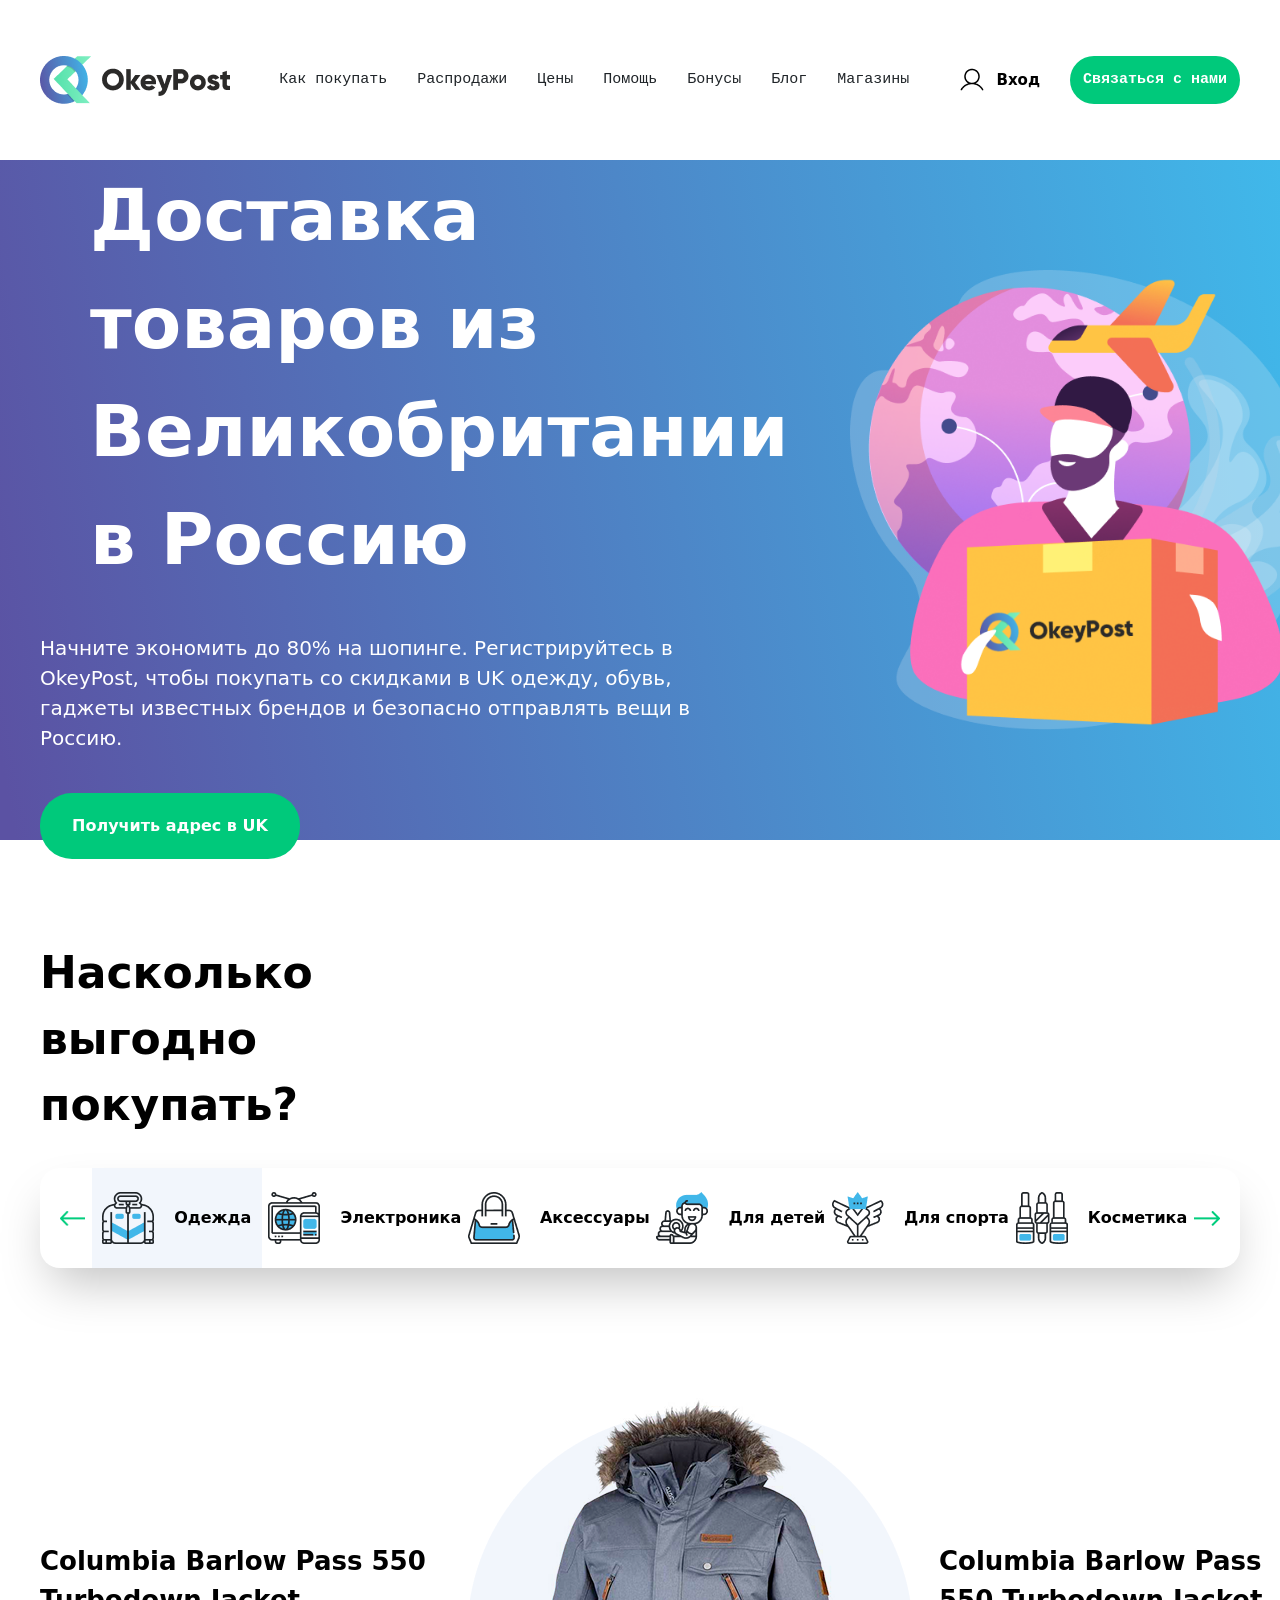
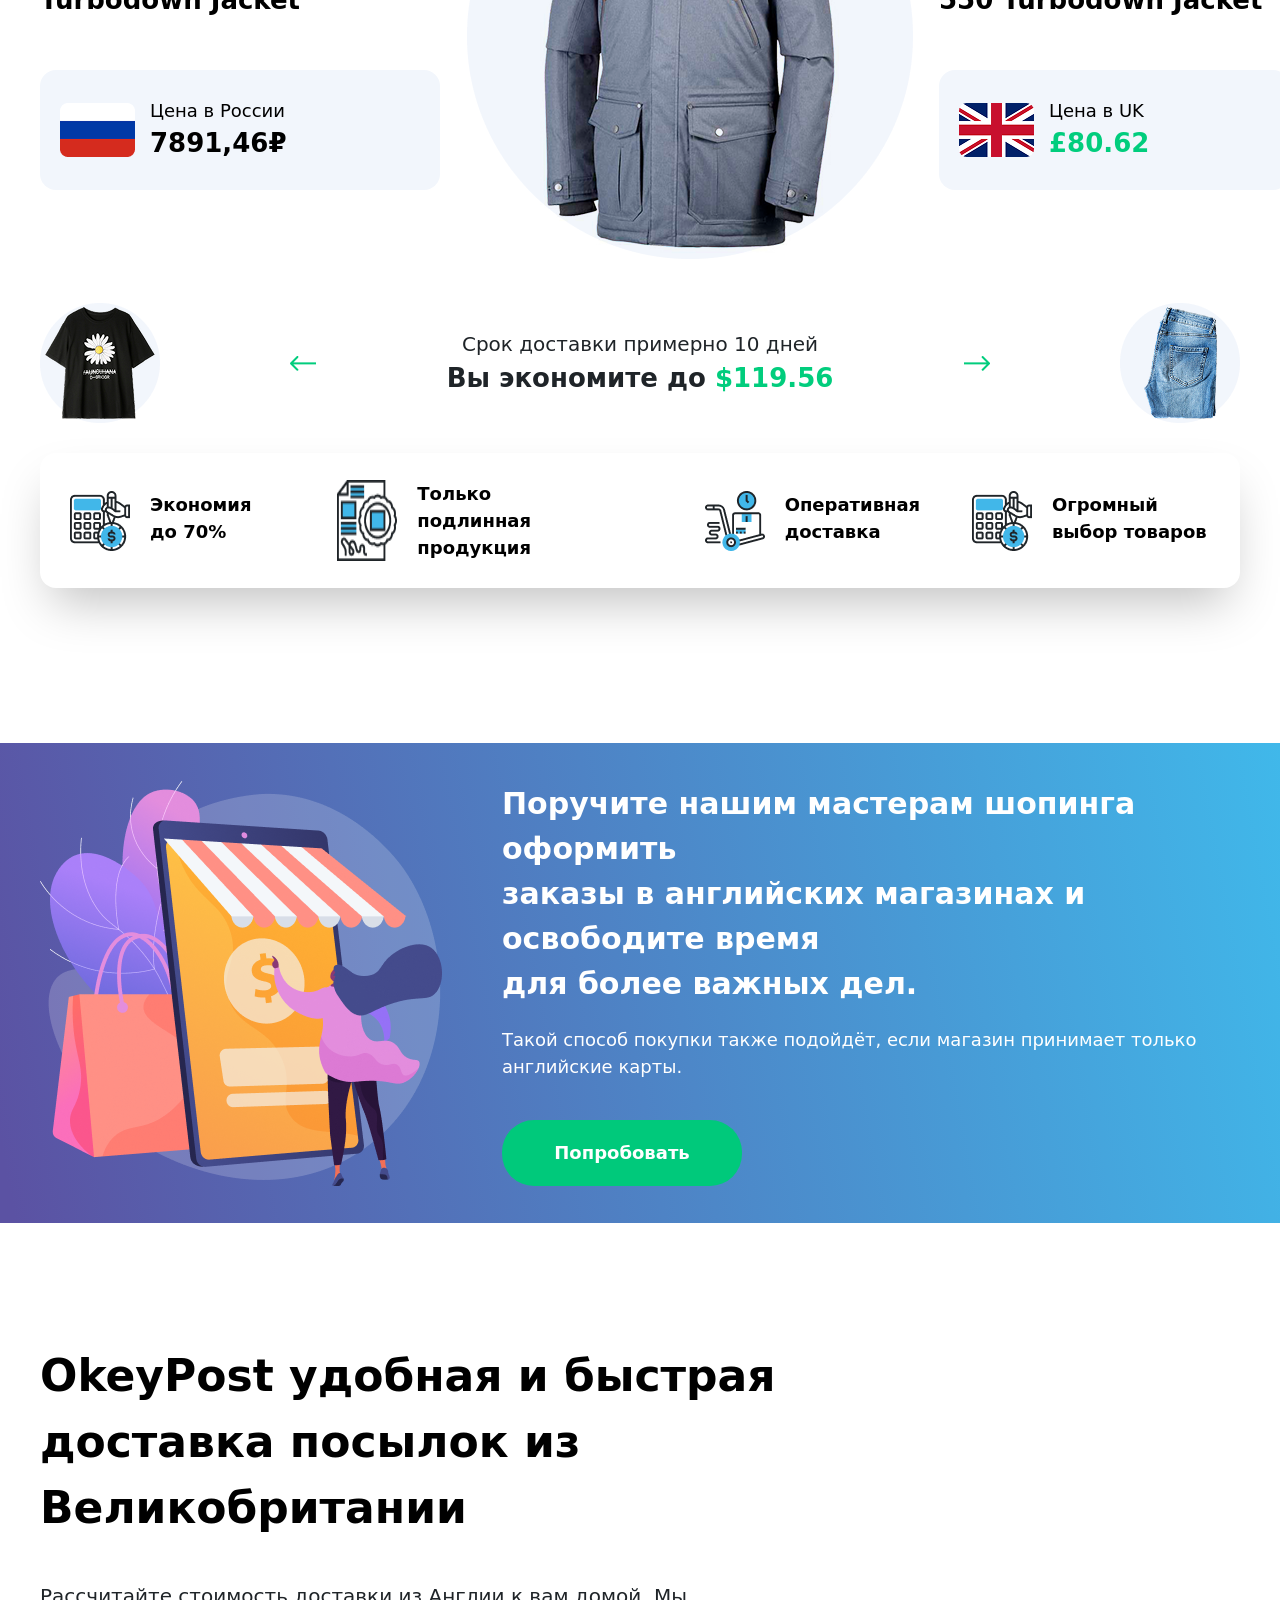
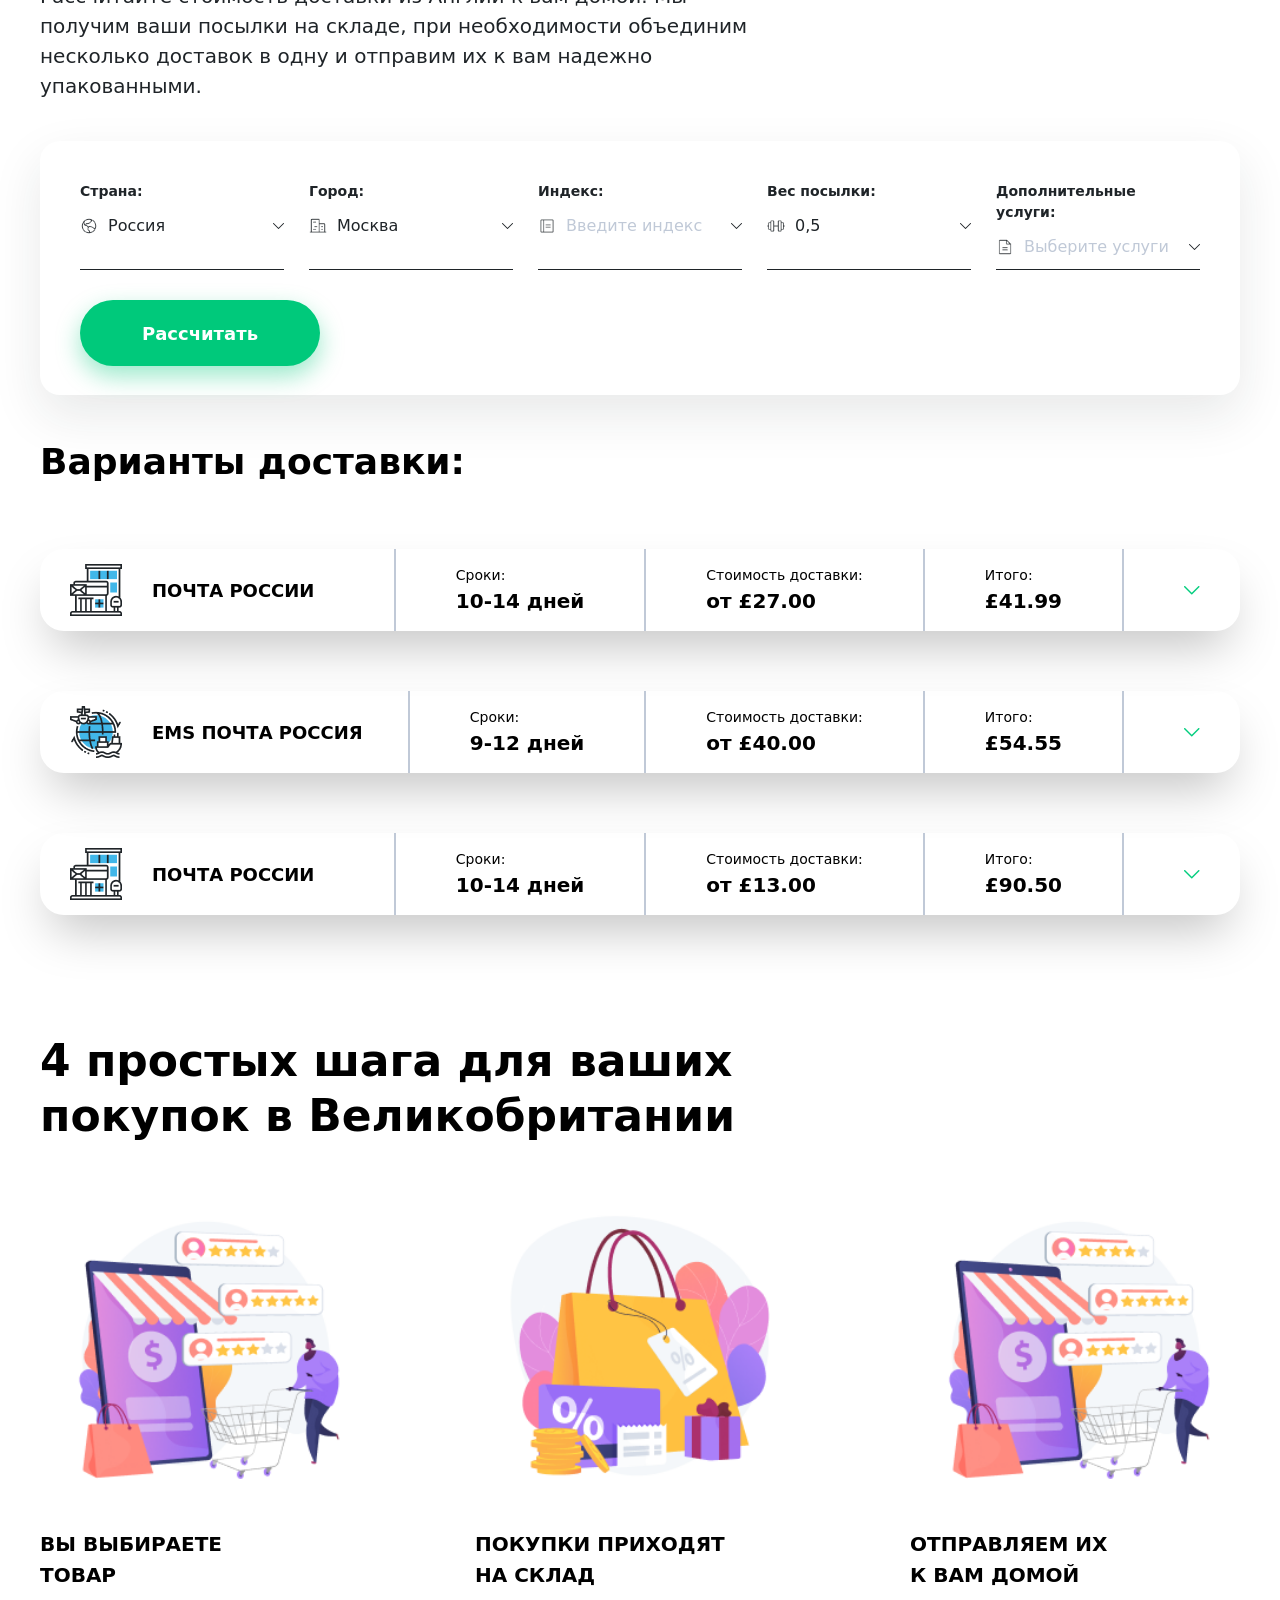
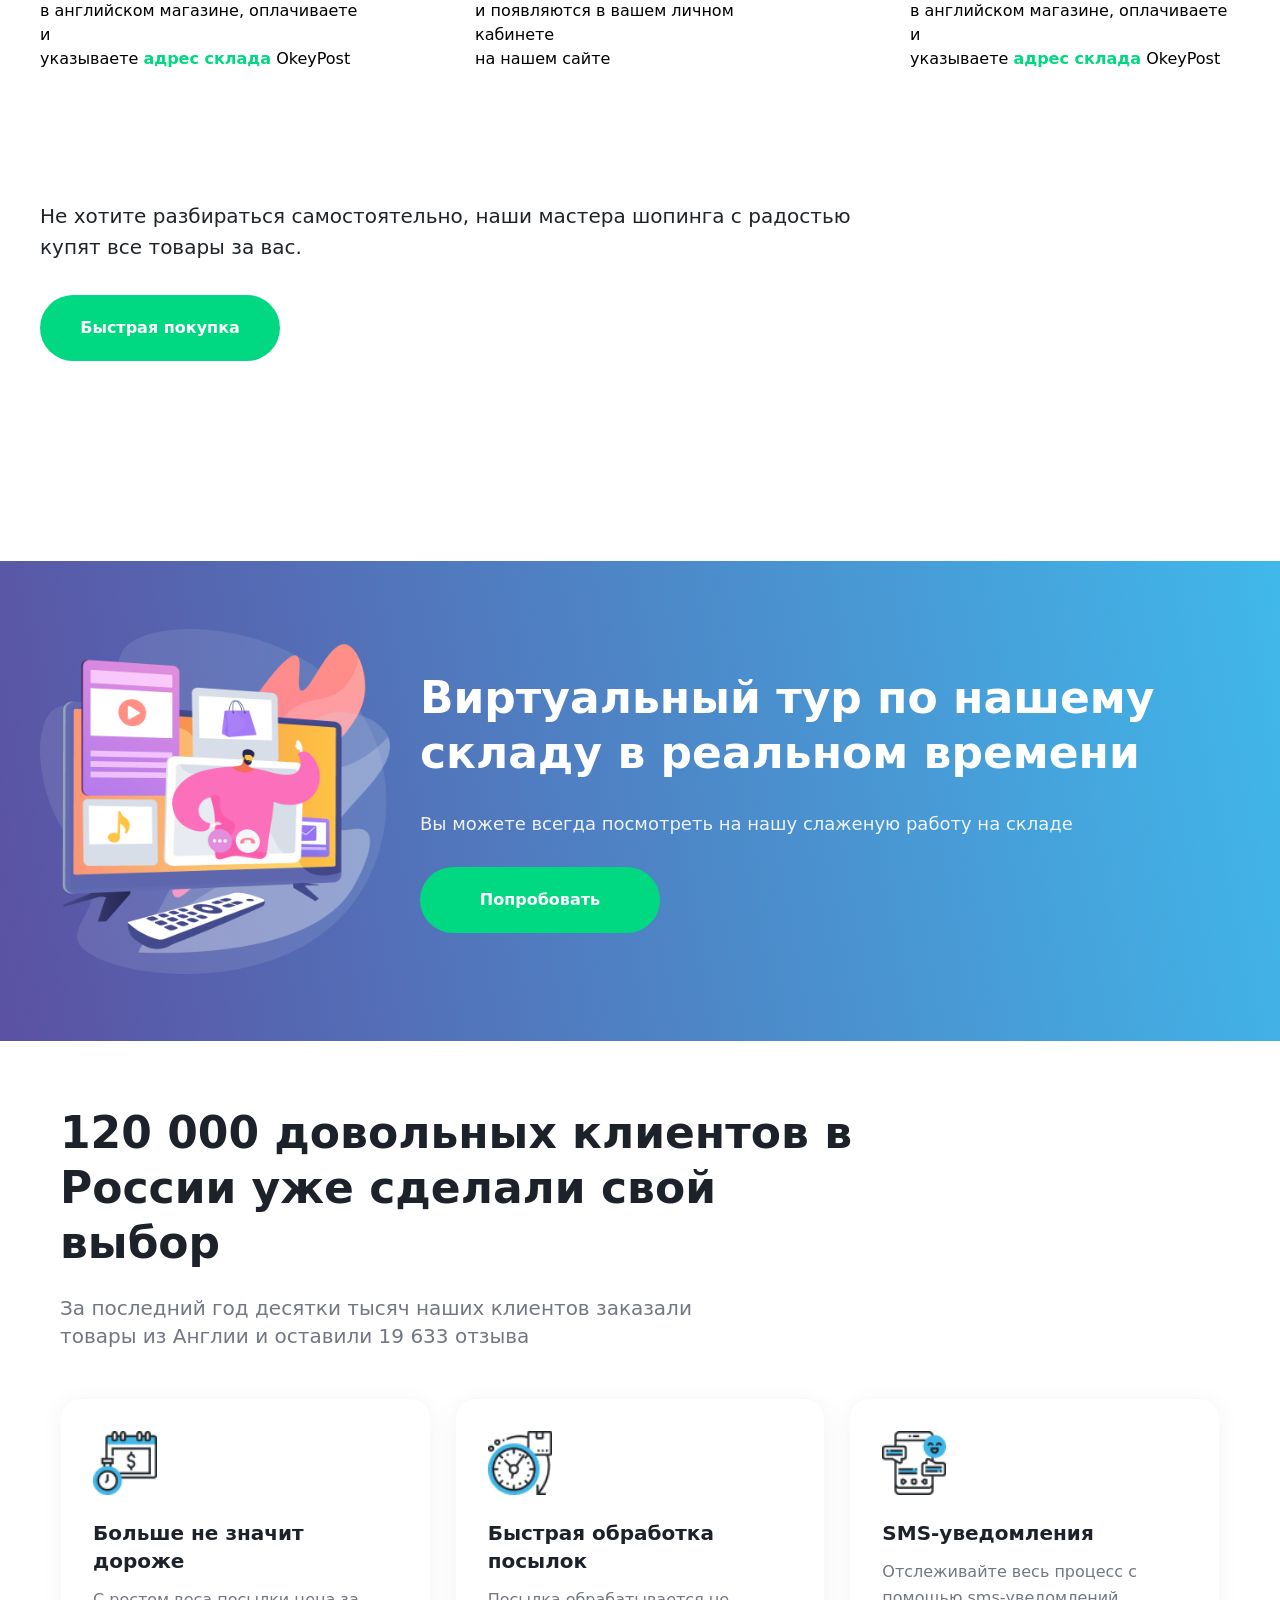
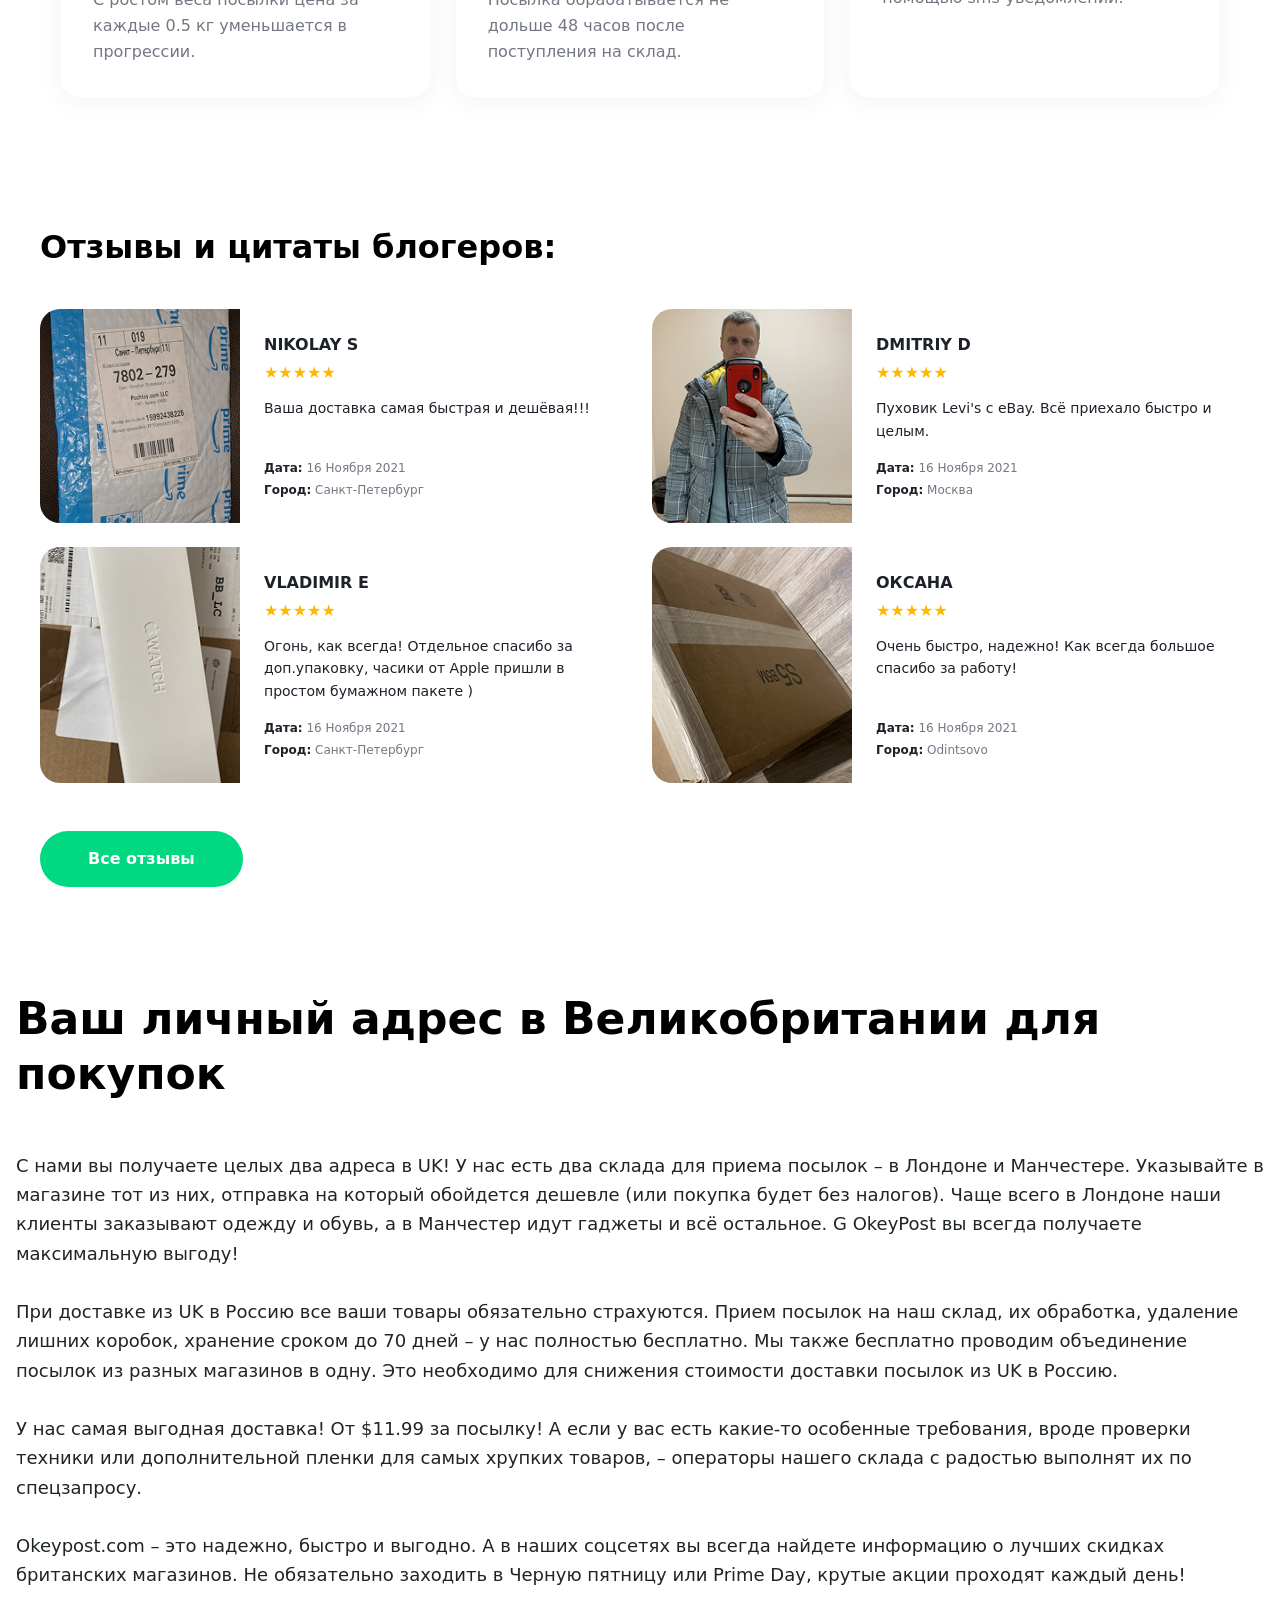
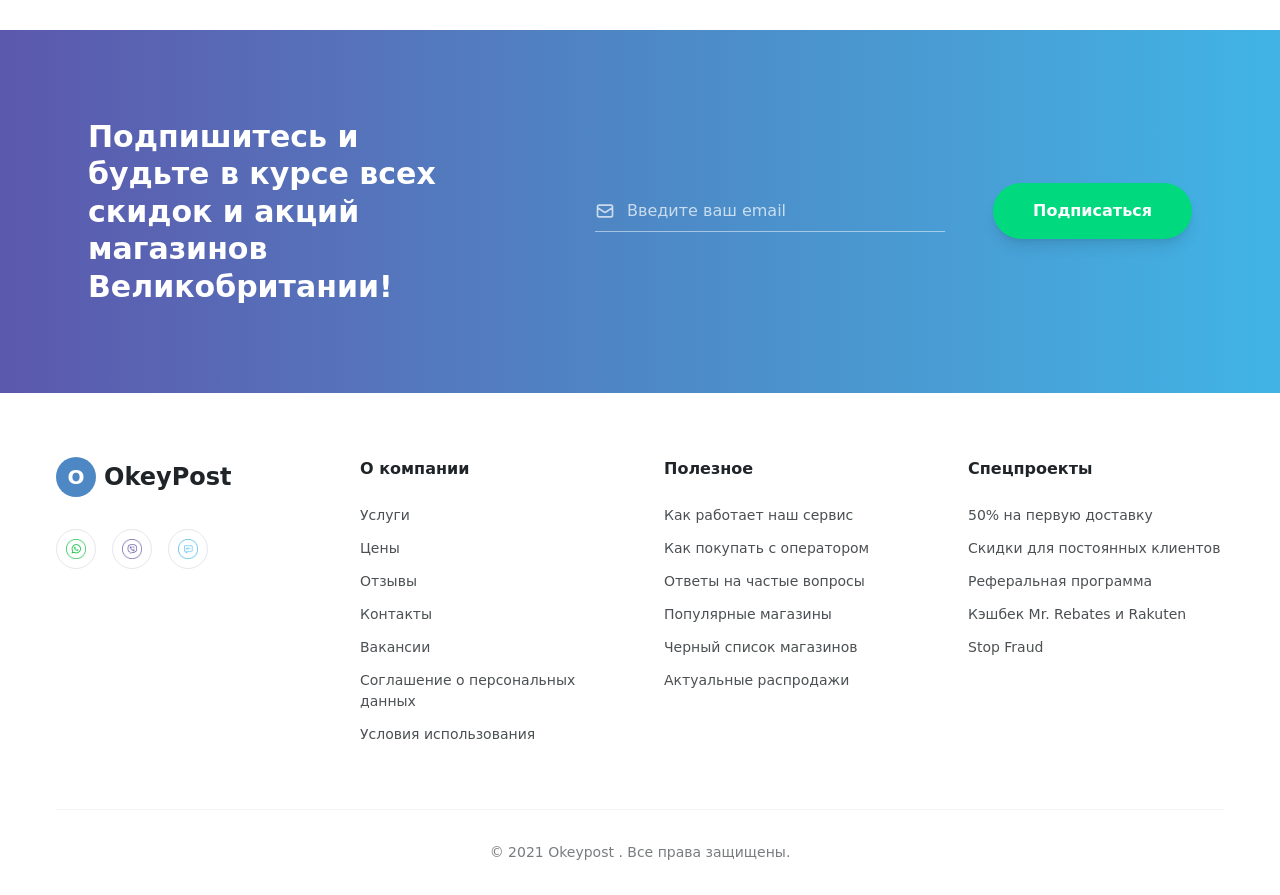
<file: index.html>
<!DOCTYPE html>
<html lang="en">

<head>
    <meta charset="UTF-8">
    <link rel="stylesheet" href="./src/output.css">
    <meta name="viewport" content="width=device-width, initial-scale=1.0">
    <title>Document</title>
</head>

<body>
    <header>
        <div
            class=" flex lg:flex lg:flex-row max-w-[1200px] lg:h-[120px] mt-[20px] justify-between items-center m-auto">
            <img src="./Лого.png" class="lg:ml-[0] ml-[20px]" alt="">
            <p class="text-[30px] lg:hidden mr-[20px]">☰</p>
            <div class="lg:flex flex-row hidden text-[15px] text-[#1F2428] font-mono gap-[30px]">
                <a href="./src/page2.html">Как покупать</a>
                <p>Распродажи</p>
                <p>Цены</p>
                <p>Помощь</p>
                <p>Бонусы</p>
                <p>Блог</p>
                <p>Магазины</p>
            </div>
            <div class="hidden lg:flex flex-row gap-[30px]">
                <div class="gap-[10px] flex flex-row items-center">
                    <img src="./User.png" alt="">
                    <p class="text-[15px] text-[black] font-semibold">Вход</p>
                </div>
                <button
                    class="text-[15px] text-[#fff] font-semibold font-mono bg-[#00C97B] rounded-4xl w-[170px] h-[48px]  hover:bg-[#1F2428] hover:text-white">Связаться
                    с нами</button>
            </div>
        </div>
    </header>
    <section class="lg:h-[680px] bg-[linear-gradient(79.63deg,_#5B52A3_1.08%,_#40B8EA_100%)]  h-[950px] mt-[20px]">
        <div class=" max-w-[1200px] m-auto flex lg:flex-row flex-col items-center gap-[30px] justify-between h-full">
            <aside class="flex flex-col  gap-[40px]">
                <h1
                    class="lg:w-[730px] font-bold lg:text-[72px] text-[30px] w-[300px] lg:ml-[0] lg:ml-[50px] lg:ml-[0] mt-[20px] text-[white]">
                    Доставка товаров из Великобритании в Россию</h1>
                <p class="lg:w-[707px] text-[20px] w-[300px]   lg:text-[20px] font-[300] text-[white]">Начните экономить
                    до 80% на шопинге. Регистрируйтесь в OkeyPost, чтобы покупать со скидками в UK
                    одежду, обувь, гаджеты известных брендов и безопасно отправлять вещи в Россию.
                </p>
                <button class="w-[260px] h-[66px] bg-[#00C97B] rounded-4xl text-[white] font-bold">Получить адрес в
                    UK</button>
            </aside>
            <img src="./Иллюстрация.png" class="lg:w-[460px] " alt="">
        </div>
    </section>
    <section>
        <div class="max-w-[1200px] md:h-[1203px] lg:mt-[100px] h-auto m-auto flex flex-col gap-[30px]">
            <h1 class="w-[477px] max-w-full text-[44px] font-bold">Насколько выгодно покупать?</h1>
            <div
                class="w-full min-h-[100px] shadow-2xl justify-between items-center rounded-[20px] flex flex-row flex-wrap md:flex-nowrap">
                <img src="./Vector 5.png" class="w-[25px] h-[15px] ml-[20px]" alt="">
                <div
                    class="flex flex-row bg-[#F2F6FC] w-[170px] justify-center h-full items-center gap-[20px] font-bold">
                    <img src="./Иконка.png" alt="">
                    <p>Одежда</p>
                </div>
                <div class="flex flex-row h-full items-center gap-[20px] font-bold">
                    <img src="./Иконка (1).png" alt="">
                    <p>Электроника</p>
                </div>
                <div class="flex flex-row h-full items-center gap-[20px] font-bold">
                    <img src="./Иконка (2).png" alt="">
                    <p>Аксессуары</p>
                </div>
                <div class="flex flex-row h-full items-center gap-[20px] font-bold">
                    <img src="./Иконка (3).png" alt="">
                    <p>Для детей</p>
                </div>
                <div class="flex flex-row h-full items-center gap-[20px] font-bold">
                    <img src="./Иконка (4).png" alt="">
                    <p>Для спорта</p>
                </div>
                <div class="flex flex-row h-full items-center gap-[20px] font-bold">
                    <img src="./Иконка (5).png" alt="">
                    <p>Косметика</p>
                </div>
                <img src="./Vector 6.png" class="pr-[20px]" alt="">
            </div>

            <div class="mt-[100px] flex flex-col md:flex-row mt-[100px] items-center">
                <div class="flex flex-col gap-[50px] mt-[60px]">
                    <h1 class="text-[26px] font-bold w-[400px] max-w-full">Columbia Barlow Pass 550 Turbodown Jacket
                    </h1>
                    <div
                        class="flex flex-row gap-[15px] w-[400px] max-w-full h-[120px] bg-[#F2F6FC] pl-[20px] rounded-2xl items-center">
                        <img src="./фон.png" alt="">
                        <p class="text-[18px]">Цена в России <br> <span class="text-[26px] font-bold">7891,46₽</span>
                        </p>
                    </div>
                </div>
                <img src="./Куртка.png" class="max-w-full" alt="">
                <div class="flex flex-col gap-[50px] mt-[60px]">
                    <h1 class="text-[26px] font-bold w-[350px] max-w-full">Columbia Barlow Pass 550 Turbodown Jacket
                    </h1>
                    <div
                        class="flex flex-row gap-[15px] w-[350px] max-w-full h-[120px] bg-[#F2F6FC] pl-[20px] rounded-2xl items-center">
                        <img src="./фон (1).png" alt="">
                        <p class="text-[18px]">Цена в UK <br> <span
                                class="text-[#01CD7D] text-[26px] font-bold">£80.62</span></p>
                    </div>
                </div>
            </div>

            <div class=" flex flex-col md:flex-row justify-between items-center gap-5">
                <img src="./Футболка.png" alt="">
                <img src="./Vector 5.png" class="rotate-90 md:rotate-0" alt="">
                <div class="flex flex-col">
                    <p class="text-[20px] text-center font-[300] text-[#1F2428]">Срок доставки примерно 10 дней <br>
                        <span class="text-[26px] font-bold">Вы экономите до <span
                                class="text-[#01CD7D]">$119.56</span></span>
                    </p>
                </div>
                <img src="./Vector 6.png" class="rotate-90 md:rotate-0" alt="">
                <img src="./Джинсы.png" alt="">
            </div>

            <div
                class="flex flex-col md:flex-row rounded-2xl justify-between items-center shadow-2xl md:h-[300px] h-auto w-[100%] py-10 md:py-0 gap-10">
                <div class="flex ml-0 md:ml-[30px] flex-row gap-[20px]">
                    <img src="./Иконка (6).png" alt="">
                    <p class="text-[18px] font-bold w-[88px]">Экономия до 70%</p>
                </div>
                <div class="hidden md:block w-[1px] h-[135px] border-solid border-border border-[#C0C9D7]"></div>
                <div class="flex flex-row gap-[20px]">
                    <img src="./Иконка (7).png" alt="">
                    <p class="text-[18px] font-bold w-[188px]">Только подлинная продукция</p>
                </div>
                <div class="hidden md:block w-[1px] h-[135px] border-solid border-border border-[#C0C9D7]"></div>
                <div class="flex flex-row gap-[20px]">
                    <img src="./Иконка (8).png" alt="">
                    <p class="text-[18px] font-bold w-[88px]">Оперативная доставка</p>
                </div>
                <div class="hidden md:block w-[1px] h-[135px] border-solid border-border border-[#C0C9D7]"></div>
                <div class="flex flex-row gap-[20px]">
                    <img src="./Иконка (6).png" alt="">
                    <p class="text-[18px] font-bold w-[188px]">Огромный <br> выбор товаров</p>
                </div>
            </div>
        </div>
    </section>
    <section class="bg-[linear-gradient(79.63deg,_#5B52A3_1.08%,_#40B8EA_100%)] mt-[200px] px-4">
        <div
            class="max-w-[1200px] m-auto gap-[60px] flex flex-col md:flex-row items-center w-full md:h-[480px] h-auto py-10 md:py-0">

            <img src="./Иллюстрация (1).png" class="max-w-full h-auto" alt="">

            <aside class="flex flex-col gap-[20px] items-center md:items-start text-center md:text-left">
                <h1 class="text-[30px] text-[white] w-full md:w-[784px] max-w-full font-bold">
                    Поручите нашим мастерам шопинга оформить <br class="hidden md:block">
                    заказы в английских магазинах и освободите время <br class="hidden md:block"> для более
                    важных дел.
                </h1>

                <p class="font-[300] text-[white] text-[18px]">
                    Такой способ покупки также подойдёт, если магазин принимает только английские карты.
                </p>

                <button
                    class="mt-[20px] w-[240px] h-[66px] bg-[#00C97B] rounded-4xl text-[white] text-[18px] font-bold">
                    Попробовать
                </button>
            </aside>
        </div>
    </section>
    <section class="mt-[120px]">
        <div class=" flex flex-col max-w-[1200px] m-auto">
            <div class="flex flex-col gap-[40px]">
                <h1 class="w-[780px] text-[44px] font-bold">OkeyPost удобная и быстрая доставка посылок из
                    Великобритании
                </h1>
                <p class="w-[740px] text-[20px] text-[#1F2428]">Рассчитайте стоимость доставки из Англии к вам домой. Мы
                    получим ваши посылки на складе, при
                    необходимости объединим несколько доставок в одну и отправим их к вам надежно упакованными.</p>
                <div class="w-full h-auto md:h-[254px] bg-white rounded-[20px] p-[40px] flex flex-col justify-between gap-[30px] 
                shadow-[0px_20px_50px_rgba(31,36,40,0.1)]">

                    <div class="grid grid-cols-1 md:grid-cols-5 gap-[25px]">

                        <div class="flex flex-col gap-[12px] border-b border-[#1F2428] pb-[10px]">
                            <label class="text-[14px] font-bold text-[#1F2428]">Страна:</label>
                            <div class="flex flex-row items-center gap-[10px]">
                                <img src="./GlobeHemisphereWest.png" class="w-[18px] h-[18px]" alt="">
                                <input type="text" placeholder="Россия"
                                    class="w-full outline-none text-[16px] text-[#1F2428] bg-transparent">
                                <img src="./Vector 7.png" class="w-[12px]" alt="">
                            </div>
                        </div>

                        <div class="flex flex-col gap-[12px] border-b border-[#1F2428] pb-[10px]">
                            <label class="text-[14px] font-bold text-[#1F2428]">Город:</label>
                            <div class="flex flex-row items-center gap-[10px]">
                                <img src="./Buildings.png" class="w-[18px] h-[18px]" alt="">
                                <input type="text" placeholder="Москва"
                                    class="w-full outline-none text-[16px] text-[#1F2428] bg-transparent">
                                <img src="./Vector 7.png" alt="">
                            </div>
                        </div>

                        <div class="flex flex-col gap-[12px] border-b border-[#1F2428] pb-[10px]">
                            <label class="text-[14px] font-bold text-[#1F2428]">Индекс:</label>
                            <div class="flex flex-row items-center gap-[10px]">
                                <img src="./Notebook.png" class="w-[18px] h-[18px]" alt="">
                                <input type="text" placeholder="Введите индекс"
                                    class="w-full outline-none text-[16px] placeholder-[#C0C9D7] bg-transparent">
                                <img src="./Vector 7.png" alt="">
                            </div>
                        </div>

                        <div class="flex flex-col gap-[12px] border-b border-[#1F2428] pb-[10px]">
                            <label class="text-[14px] font-bold text-[#1F2428]">Вес посылки:</label>
                            <div class="flex flex-row items-center gap-[10px]">
                                <img src="./Barbell.png" class="w-[18px] h-[18px]" alt="">
                                <input type="text" placeholder="0,5"
                                    class="w-full outline-none text-[16px] text-[#1F2428] bg-transparent">
                                <img src="./Vector 7.png" alt="">
                            </div>
                        </div>

                        <div class="flex flex-col gap-[12px] border-b border-[#1F2428] pb-[10px]">
                            <label class="text-[14px] font-bold text-[#1F2428]">Дополнительные услуги:</label>
                            <div class="flex flex-row items-center gap-[10px]">
                                <img src="./FileText.png" class="w-[18px] h-[18px]" alt="">
                                <input type="text" placeholder="Выберите услуги"
                                    class="w-full outline-none text-[16px] placeholder-[#C0C9D7] bg-transparent">
                                <img src="./Vector 7.png" class="w-[12px]" alt="">
                            </div>
                        </div>

                    </div>

                    <div class="flex">
                        <button class="w-full md:w-[240px] h-[66px] bg-[#00C97B] rounded-full text-white text-[18px] font-bold 
                           shadow-[0px_10px_25px_rgba(0,201,123,0.4)] 
                           hover:shadow-[0px_15px_30px_rgba(0,201,123,0.6)] 
                           transition-shadow duration-300">
                            Рассчитать
                        </button>
                    </div>
                </div>
            </div>
    </section>
    <section class="px-4">
        <div class="max-w-[1200px] m-auto lg:h-[438px] flex flex-col py-10">
            <h1 class="text-[28px] md:text-[36px] font-bold text-center md:text-left">Варианты доставки:</h1>

            <div
                class="flex mt-8 md:mt-[60px] flex-col md:flex-row w-full items-center justify-between shadow-2xl rounded-3xl p-6 md:p-0 md:h-[104px]">
                <div class="flex md:ml-[30px] flex-row gap-[30px] items-center mb-4 md:mb-0">
                    <img src="./Иконка (9).png" alt="">
                    <p class="text-[18px] font-bold uppercase">Почта России</p>
                </div>
                <div class="flex flex-col md:flex-row items-center gap-4 md:gap-[60px]">
                    <div class="hidden md:block border border-1px border-[#C0C9D7] w-[0.5px] h-[82px]"></div>
                    <p class="text-[14px] text-center md:text-left">Сроки: <br> <span
                            class="text-[20px] font-bold">10-14 дней</span></p>
                    <div class="hidden md:block border border-1px border-[#C0C9D7] w-[0.5px] h-[82px]"></div>
                    <p class="text-[14px] text-center md:text-left">Стоимость доставки: <br> <span
                            class="text-[20px] font-bold">от £27.00</span></p>
                    <div class="hidden md:block border border-1px border-[#C0C9D7] w-[0.5px] h-[82px]"></div>
                    <p class="text-[14px] text-center md:text-left">Итого: <br> <span
                            class="text-[20px] font-bold">£41.99</span></p>
                    <div class="hidden md:block border border-1px border-[#C0C9D7] w-[0.5px] h-[82px]"></div>
                    <img src="./Vector 12.png" class="md:pr-[40px] rotate-90 md:rotate-0" alt="">
                </div>
            </div>

            <div
                class="flex mt-8 md:mt-[60px] flex-col md:flex-row w-full items-center justify-between shadow-2xl rounded-3xl p-6 md:p-0 md:h-[104px]">
                <div class="flex md:ml-[30px] flex-row gap-[30px] items-center mb-4 md:mb-0">
                    <img src="./Иконка (10).png" alt="">
                    <p class="text-[18px] font-bold uppercase">EMS ПОЧТА РОССИЯ</p>
                </div>
                <div class="flex flex-col md:flex-row items-center gap-4 md:gap-[60px]">
                    <div class="hidden md:block border border-1px border-[#C0C9D7] w-[0.5px] h-[82px]"></div>
                    <p class="text-[14px] text-center md:text-left">Сроки: <br> <span class="text-[20px] font-bold">9-12
                            дней</span></p>
                    <div class="hidden md:block border border-1px border-[#C0C9D7] w-[0.5px] h-[82px]"></div>
                    <p class="text-[14px] text-center md:text-left">Стоимость доставки: <br> <span
                            class="text-[20px] font-bold">от £40.00</span></p>
                    <div class="hidden md:block border border-1px border-[#C0C9D7] w-[0.5px] h-[82px]"></div>
                    <p class="text-[14px] text-center md:text-left">Итого: <br> <span
                            class="text-[20px] font-bold">£54.55</span></p>
                    <div class="hidden md:block border border-1px border-[#C0C9D7] w-[0.5px] h-[82px]"></div>
                    <img src="./Vector 12.png" class="md:pr-[40px] rotate-90 md:rotate-0" alt="">
                </div>
            </div>

            <div
                class="flex mt-8 md:mt-[60px] flex-col md:flex-row w-full items-center justify-between shadow-2xl rounded-3xl p-6 md:p-0 md:h-[104px]">
                <div class="flex md:ml-[30px] flex-row gap-[30px] items-center mb-4 md:mb-0">
                    <img src="./Иконка (9).png" alt="">
                    <p class="text-[18px] font-bold uppercase">Почта России</p>
                </div>
                <div class="flex flex-col md:flex-row items-center gap-4 md:gap-[60px]">
                    <div class="hidden md:block border border-1px border-[#C0C9D7] w-[0.5px] h-[82px]"></div>
                    <p class="text-[14px] text-center md:text-left">Сроки: <br> <span
                            class="text-[20px] font-bold">10-14 дней</span></p>
                    <div class="hidden md:block border border-1px border-[#C0C9D7] w-[0.5px] h-[82px]"></div>
                    <p class="text-[14px] text-center md:text-left">Стоимость доставки: <br> <span
                            class="text-[20px] font-bold">от £13.00</span></p>
                    <div class="hidden md:block border border-1px border-[#C0C9D7] w-[0.5px] h-[82px]"></div>
                    <p class="text-[14px] text-center md:text-left">Итого: <br> <span
                            class="text-[20px] font-bold">£90.50</span></p>
                    <div class="hidden md:block border border-1px border-[#C0C9D7] w-[0.5px] h-[82px]"></div>
                    <img src="./Vector 12.png" class="md:pr-[40px] rotate-90 md:rotate-0" alt="">
                </div>
            </div>
        </div>
    </section>
    <section class="px-4">

        <div class="lg:max-w-[1200px] mx-auto pt-12 lg:pt-[200px] flex flex-col gap-10 min-h-screen">


            <h1 class="text-3xl md:text-[44px] font-bold md:w-[695px] leading-tight">
                4 простых шага для ваших покупок в Великобритании
            </h1>

            <div class="flex flex-col md:flex-row justify-between gap-8 md:gap-4">

                <div class="flex flex-col w-full md:w-[330px]">
                    <img src="./Иллюстрация (2).png" alt="" class="w-full h-auto mb-4">
                    <p class="text-lg md:text-[20px] font-bold uppercase mb-2">Вы выбираете <br class="hidden md:block">
                        товар</p>
                    <p class="text-sm md:text-base">
                        в английском магазине, оплачиваете и <br class="hidden md:block"> указываете
                        <span class="text-[#00D981] font-semibold">адрес склада</span> OkeyPost
                    </p>
                </div>

                <div class="flex flex-col w-full md:w-[330px]">
                    <img src="./Иллюстрация (3).png" alt="" class="w-full h-auto mb-4">
                    <p class="text-lg md:text-[20px] font-bold uppercase mb-2">Покупки приходят<br
                            class="hidden md:block"> на склад</p>
                    <p class="text-sm md:text-base">
                        и появляются в вашем личном кабинете <br class="hidden md:block"> на нашем сайте
                    </p>
                </div>

                <div class="flex flex-col w-full md:w-[330px]">
                    <img src="./Иллюстрация (2).png" alt="" class="w-full h-auto mb-4">
                    <p class="text-lg md:text-[20px] font-bold uppercase mb-2">Отправляем их <br
                            class="hidden md:block"> к вам домой</p>
                    <p class="text-sm md:text-base">
                        в английском магазине, оплачиваете и <br class="hidden md:block"> указываете
                        <span class="text-[#00D981] font-semibold">адрес склада</span> OkeyPost
                    </p>
                </div>

            </div>

            <div class="mt-8 md:mt-[90px]">
                <p class="text-lg md:text-[20px] text-[#1F2428] font-light mb-8">
                    Не хотите разбираться самостоятельно, наши мастера шопинга с радостью <br class="hidden md:block">
                    купят все товары за вас.
                </p>
                <button
                    class="w-full md:w-[240px] h-[66px] rounded-full bg-[#00D981] text-white font-bold transition-transform hover:scale-105">
                    Быстрая покупка
                </button>
            </div>
        </div>
    </section>
    <section class="mt-20 md:mt-50 bg-[linear-gradient(79.63deg,#5B52A3_1.08%,#40B8EA_100%)] px-5 py-16 md:py-0">
        <div
            class="w-full min-h-[480px] flex flex-col md:flex-row items-center justify-center gap-[30px] max-w-[1200px] m-auto">

            <div class="w-full max-w-[400px] md:max-w-none flex justify-center">
                <img src="./Иллюстрация (4).png" alt="Warehouse Illustration" class="w-full h-auto object-contain">
            </div>

            <aside class="flex flex-col gap-6 md:gap-[30px] text-center md:text-left items-center md:items-start">
                <h1 class="text-3xl md:text-[44px] text-white font-bold max-w-full md:w-[820px] leading-tight">
                    Виртуальный тур по нашему складу в реальном времени
                </h1>
                <p class="text-white text-base md:text-[18px] opacity-90">
                    Вы можете всегда посмотреть на нашу слаженую работу на складе
                </p>
                <button
                    class="w-full sm:w-[240px] h-[66px] rounded-full bg-[#00D981] text-white font-bold transition-transform hover:scale-105 active:scale-95">
                    Попробовать
                </button>
            </aside>
        </div>
    </section>
    <section class="max-w-[1200px] mx-auto px-5 py-16 font-sans">
        <div class="mb-12">
            <h2 class="text-[32px] md:text-[44px] font-bold text-[#1D2129] leading-tight mb-6 max-w-[800px]">
                120 000 довольных клиентов в России уже сделали свой выбор
            </h2>
            <p class="text-[#727782] text-lg md:text-xl max-w-[700px]">
                За последний год десятки тысяч наших клиентов заказали товары из Англии и оставили 19 633 отзыва
            </p>
        </div>

        <div class="grid grid-cols-1 md:grid-cols-3 gap-6">

            <div
                class="bg-white p-8 rounded-[20px] shadow-[0_4px_25px_rgba(0,0,0,0.05)] border border-gray-50 flex flex-col gap-6">
                <div class="w-16 h-16 flex items-center justify-start">
                    <img src="./Иконка (11).png" alt="Icon" class="h-full object-contain">
                </div>
                <div>
                    <h3 class="text-xl font-bold text-[#1D2129] mb-3">Больше не значит дороже</h3>
                    <p class="text-[#727782] leading-relaxed">
                        С ростом веса посылки цена за каждые 0.5 кг уменьшается в прогрессии.
                    </p>
                </div>
            </div>

            <div
                class="bg-white p-8 rounded-[20px] shadow-[0_4px_25px_rgba(0,0,0,0.05)] border border-gray-50 flex flex-col gap-6">
                <div class="w-16 h-16 flex items-center justify-start">
                    <img src="./Иконка (12).png" alt="Icon" class="h-full object-contain">
                </div>
                <div>
                    <h3 class="text-xl font-bold text-[#1D2129] mb-3">Быстрая обработка посылок</h3>
                    <p class="text-[#727782] leading-relaxed">
                        Посылка обрабатывается не дольше 48 часов после поступления на склад.
                    </p>
                </div>
            </div>

            <div
                class="bg-white p-8 rounded-[20px] shadow-[0_4px_25px_rgba(0,0,0,0.05)] border border-gray-50 flex flex-col gap-6">
                <div class="w-16 h-16 flex items-center justify-start">
                    <img src="./Иконка (13).png" alt="Icon" class="h-full object-contain">
                </div>
                <div>
                    <h3 class="text-xl font-bold text-[#1D2129] mb-3">SMS-уведомления</h3>
                    <p class="text-[#727782] leading-relaxed">
                        Отслеживайте весь процесс с помощью sms-уведомлений.
                    </p>
                </div>
            </div>

        </div>
    </section>
    <section class="bg-[#fff    ] py-16 px-5 font-sans">
        <div class="max-w-[1200px] mx-auto">

            <h2 class="text-black text-2xl md:text-[32px] font-bold mb-10">
                Отзывы и цитаты блогеров:
            </h2>

            <div class="grid grid-cols-1 lg:grid-cols-2 gap-6 mb-12">

                <div class="bg-white rounded-[20px] overflow-hidden flex flex-col sm:flex-row h-full">
                    <div class="sm:w-[200px] h-[240px] sm:h-auto shrink-0">
                        <img src="./фон (2).png" alt="Review" class="w-full h-full object-cover">
                    </div>
                    <div class="p-6 flex flex-col justify-between">
                        <div>
                            <h3 class="font-bold text-[#1D2129] uppercase mb-1">Nikolay S</h3>
                            <div class="flex text-[#FFB800] mb-3">★★★★★</div>
                            <p class="text-[#1D2129] text-sm leading-relaxed mb-4">
                                Ваша доставка самая быстрая и дешёвая!!!
                            </p>
                        </div>
                        <div class="text-[12px] text-[#727782] space-y-1">
                            <p><span class="font-bold text-[#1D2129]">Дата:</span> 16 Ноября 2021</p>
                            <p><span class="font-bold text-[#1D2129]">Город:</span> Санкт-Петербург</p>
                        </div>
                    </div>
                </div>

                <div class="bg-white rounded-[20px] overflow-hidden flex flex-col sm:flex-row h-full">
                    <div class="sm:w-[200px] h-[240px] sm:h-auto shrink-0">
                        <img src="./фон (4).png" alt="Review" class="w-full h-full object-cover">
                    </div>
                    <div class="p-6 flex flex-col justify-between">
                        <div>
                            <h3 class="font-bold text-[#1D2129] uppercase mb-1">Dmitriy D</h3>
                            <div class="flex text-[#FFB800] mb-3">★★★★★</div>
                            <p class="text-[#1D2129] text-sm leading-relaxed mb-4">
                                Пуховик Levi's с eBay. Всё приехало быстро и целым.
                            </p>
                        </div>
                        <div class="text-[12px] text-[#727782] space-y-1">
                            <p><span class="font-bold text-[#1D2129]">Дата:</span> 16 Ноября 2021</p>
                            <p><span class="font-bold text-[#1D2129]">Город:</span> Москва</p>
                        </div>
                    </div>
                </div>

                <div class="bg-white rounded-[20px] overflow-hidden flex flex-col sm:flex-row h-full">
                    <div class="sm:w-[200px] h-[240px] sm:h-auto shrink-0">
                        <img src="./фон (3).png" alt="Review" class="w-full h-full object-cover">
                    </div>
                    <div class="p-6 flex flex-col justify-between">
                        <div>
                            <h3 class="font-bold text-[#1D2129] uppercase mb-1">Vladimir E</h3>
                            <div class="flex text-[#FFB800] mb-3">★★★★★</div>
                            <p class="text-[#1D2129] text-sm leading-relaxed mb-4">
                                Огонь, как всегда! Отдельное спасибо за доп.упаковку, часики от Apple пришли в простом
                                бумажном пакете )
                            </p>
                        </div>
                        <div class="text-[12px] text-[#727782] space-y-1">
                            <p><span class="font-bold text-[#1D2129]">Дата:</span> 16 Ноября 2021</p>
                            <p><span class="font-bold text-[#1D2129]">Город:</span> Санкт-Петербург</p>
                        </div>
                    </div>
                </div>

                <div class="bg-white rounded-[20px] overflow-hidden flex flex-col sm:flex-row h-full">
                    <div class="sm:w-[200px] h-[240px] sm:h-auto shrink-0">
                        <img src="./фон (5).png" alt="Review" class="w-full h-full object-cover">
                    </div>
                    <div class="p-6 flex flex-col justify-between">
                        <div>
                            <h3 class="font-bold text-[#1D2129] uppercase mb-1">Оксана</h3>
                            <div class="flex text-[#FFB800] mb-3">★★★★★</div>
                            <p class="text-[#1D2129] text-sm leading-relaxed mb-4">
                                Очень быстро, надежно! Как всегда большое спасибо за работу!
                            </p>
                        </div>
                        <div class="text-[12px] text-[#727782] space-y-1">
                            <p><span class="font-bold text-[#1D2129]">Дата:</span> 16 Ноября 2021</p>
                            <p><span class="font-bold text-[#1D2129]">Город:</span> Odintsovo</p>
                        </div>
                    </div>
                </div>

            </div>

            <div class="flex justify-start md:justify-start">
                <button
                    class="bg-[#00D981] hover:bg-[#00c272] text-white font-bold py-4 px-12 rounded-full transition-all">
                    Все отзывы
                </button>
            </div>

        </div>
    </section>
    <section class="flex flex-col max-w-7xl mx-auto gap-8 md:gap-[50px] px-4 py-10">
        <h1 class="text-3xl md:text-[44px] font-bold leading-tight">
            Ваш личный адрес в Великобритании для покупок
        </h1>

        <p class="text-base md:text-[18px] text-[#1F2428] font-light leading-relaxed">
            С нами вы получаете целых два адреса в UK! У нас есть два склада для приема посылок – в Лондоне и
            Манчестере.
            Указывайте в магазине тот из них, отправка на который обойдется дешевле (или покупка будет без налогов).
            Чаще всего в Лондоне наши клиенты заказывают одежду и обувь, а в Манчестер идут гаджеты и всё остальное.
            G OkeyPost вы всегда получаете максимальную выгоду!

            <br><br>

            При доставке из UK в Россию все ваши товары обязательно страхуются. Прием посылок на наш склад, их
            обработка, удаление лишних коробок, хранение сроком до 70 дней – у нас полностью бесплатно. Мы также
            бесплатно проводим объединение посылок из разных магазинов в одну. Это необходимо для снижения стоимости
            доставки посылок из UK в Россию.

            <br><br>

            У нас самая выгодная доставка! От $11.99 за посылку! А если у вас есть какие-то особенные требования, вроде
            проверки техники или дополнительной пленки для самых хрупких товаров, – операторы нашего склада с радостью
            выполнят их по спецзапросу.

            <br><br>

            Okeypost.com – это надежно, быстро и выгодно. А в наших соцсетях вы всегда найдете информацию о лучших
            скидках британских магазинов. Не обязательно заходить в Черную пятницу или Prime Day, крутые акции проходят
            каждый день!
        </p>
    </section>
    <section class="bg-gradient-to-r from-[#5B58AD] via-[#4D88C5] to-[#40B4E5]  px-4 py-10">
        <div
            class="max-w-[1200px] mx-auto rounded-[30px] p-8 md:p-12 flex flex-col lg:flex-row items-center justify-between gap-8">

            <h2 class="text-white text-2xl md:text-3xl font-bold max-w-[400px] text-center lg:text-left leading-tight">
                Подпишитесь и будьте в курсе всех скидок и акций магазинов Великобритании!
            </h2>

            <div class="flex flex-col md:flex-row items-center w-full lg:w-auto gap-6 lg:gap-12">

                <div class="relative w-full md:w-[300px] lg:w-[350px]">
                    <div class="absolute inset-y-0 left-0 flex items-center pointer-events-none">
                        <svg class="w-5 h-5 text-white/70" fill="none" stroke="currentColor" viewBox="0 0 24 24">
                            <path stroke-linecap="round" stroke-linejoin="round" stroke-width="2"
                                d="M3 8l7.89 5.26a2 2 0 002.22 0L21 8M5 19h14a2 2 0 002-2V7a2 2 0 00-2-2H5a2 2 0 00-2 2v10a2 2 0 002 2z" />
                        </svg>
                    </div>
                    <input type="email" placeholder="Введите ваш email"
                        class="bg-transparent border-b border-white/50 w-full py-2 pl-8 text-white placeholder-white/70 outline-none focus:border-white transition-colors" />
                </div>

                <button
                    class="bg-[#00D97E] hover:bg-[#00c572] text-white font-bold py-4 px-10 rounded-full transition-all shadow-lg whitespace-nowrap">
                    Подписаться
                </button>

            </div>
        </div>
    </section>
    <footer class="bg-white pt-16 pb-8">
  <div class="max-w-[1200px] mx-auto px-4">
    <div class="grid grid-cols-1 sm:grid-cols-2 lg:grid-cols-4 gap-12 mb-16">
      
      <div class="flex flex-col gap-8">
        <div class="flex items-center gap-2">
          <div class="w-10 h-10 bg-[#4D88C5] rounded-full flex items-center justify-center">
            <span class="text-white font-bold text-xl">O</span>
          </div>
          <span class="text-2xl font-bold text-[#1F2428]">OkeyPost</span>
        </div>
        
        <div class="flex gap-4">
          <div class="w-10 h-10 rounded-full border border-gray-200 flex items-center justify-center">
             <img src="./Ватсап.png" alt="WA" class="w-5 h-5">
          </div>
          <div class="w-10 h-10 rounded-full border border-gray-200 flex items-center justify-center">
             <img src="./Вайбер.png" alt="Viber" class="w-5 h-5">
          </div>
          <div class="w-10 h-10 rounded-full border border-gray-200 flex items-center justify-center">
             <img src="./Чат.png" alt="Chat" class="w-5 h-5">
          </div>
        </div>
      </div>

      <div>
        <h3 class="font-bold text-[#1F2428] mb-6">О компании</h3>
        <div class="flex flex-col gap-3 text-[14px] text-[#1F2428]/80">
          <p>Услуги</p>
          <p>Цены</p>
          <p>Отзывы</p>
          <p>Контакты</p>
          <p>Вакансии</p>
          <p>Соглашение о персональных данных</p>
          <p>Условия использования</p>
        </div>
      </div>

      <div>
        <h3 class="font-bold text-[#1F2428] mb-6">Полезное</h3>
        <div class="flex flex-col gap-3 text-[14px] text-[#1F2428]/80">
          <p>Как работает наш сервис</p>
          <p>Как покупать с оператором</p>
          <p>Ответы на частые вопросы</p>
          <p>Популярные магазины</p>
          <p>Черный список магазинов</p>
          <p>Актуальные распродажи</p>
        </div>
      </div>

      <div>
        <h3 class="font-bold text-[#1F2428] mb-6">Спецпроекты</h3>
        <div class="flex flex-col gap-3 text-[14px] text-[#1F2428]/80">
          <p>50% на первую доставку</p>
          <p>Скидки для постоянных клиентов</p>
          <p>Реферальная программа</p>
          <p>Кэшбек Mr. Rebates и Rakuten</p>
          <p>Stop Fraud</p>
        </div>
      </div>

    </div>

    <div class="border-t border-gray-100 pt-8 text-center">
      <p class="text-[14px] text-[#1F2428]/60">
        © 2021 Okeypost . Все права защищены.
      </p>
    </div>
  </div>
</footer>
</body>

</html>
</file>
<file: src/output.css>
/*! tailwindcss v4.2.4 | MIT License | https://tailwindcss.com */
@layer properties;
@layer theme, base, components, utilities;
@layer theme {
  :root, :host {
    --font-sans: ui-sans-serif, system-ui, sans-serif, "Apple Color Emoji",
      "Segoe UI Emoji", "Segoe UI Symbol", "Noto Color Emoji";
    --font-mono: ui-monospace, SFMono-Regular, Menlo, Monaco, Consolas, "Liberation Mono",
      "Courier New", monospace;
    --color-emerald-500: oklch(69.6% 0.17 162.48);
    --color-emerald-600: oklch(59.6% 0.145 163.225);
    --color-gray-50: oklch(98.5% 0.002 247.839);
    --color-gray-100: oklch(96.7% 0.003 264.542);
    --color-gray-200: oklch(92.8% 0.006 264.531);
    --color-gray-300: oklch(87.2% 0.01 258.338);
    --color-gray-400: oklch(70.7% 0.022 261.325);
    --color-gray-500: oklch(55.1% 0.027 264.364);
    --color-gray-600: oklch(44.6% 0.03 256.802);
    --color-gray-800: oklch(27.8% 0.033 256.848);
    --color-black: #000;
    --color-white: #fff;
    --spacing: 0.25rem;
    --container-5xl: 64rem;
    --container-7xl: 80rem;
    --text-xs: 0.75rem;
    --text-xs--line-height: calc(1 / 0.75);
    --text-sm: 0.875rem;
    --text-sm--line-height: calc(1.25 / 0.875);
    --text-base: 1rem;
    --text-base--line-height: calc(1.5 / 1);
    --text-lg: 1.125rem;
    --text-lg--line-height: calc(1.75 / 1.125);
    --text-xl: 1.25rem;
    --text-xl--line-height: calc(1.75 / 1.25);
    --text-2xl: 1.5rem;
    --text-2xl--line-height: calc(2 / 1.5);
    --text-3xl: 1.875rem;
    --text-3xl--line-height: calc(2.25 / 1.875);
    --text-4xl: 2.25rem;
    --text-4xl--line-height: calc(2.5 / 2.25);
    --text-5xl: 3rem;
    --text-5xl--line-height: 1;
    --font-weight-light: 300;
    --font-weight-normal: 400;
    --font-weight-medium: 500;
    --font-weight-semibold: 600;
    --font-weight-bold: 700;
    --tracking-tight: -0.025em;
    --tracking-wide: 0.025em;
    --leading-tight: 1.25;
    --leading-relaxed: 1.625;
    --radius-xl: 0.75rem;
    --radius-2xl: 1rem;
    --radius-3xl: 1.5rem;
    --radius-4xl: 2rem;
    --default-transition-duration: 150ms;
    --default-transition-timing-function: cubic-bezier(0.4, 0, 0.2, 1);
    --default-font-family: var(--font-sans);
    --default-mono-font-family: var(--font-mono);
  }
}
@layer base {
  *, ::after, ::before, ::backdrop, ::file-selector-button {
    box-sizing: border-box;
    margin: 0;
    padding: 0;
    border: 0 solid;
  }
  html, :host {
    line-height: 1.5;
    -webkit-text-size-adjust: 100%;
    tab-size: 4;
    font-family: var(--default-font-family, ui-sans-serif, system-ui, sans-serif, "Apple Color Emoji", "Segoe UI Emoji", "Segoe UI Symbol", "Noto Color Emoji");
    font-feature-settings: var(--default-font-feature-settings, normal);
    font-variation-settings: var(--default-font-variation-settings, normal);
    -webkit-tap-highlight-color: transparent;
  }
  hr {
    height: 0;
    color: inherit;
    border-top-width: 1px;
  }
  abbr:where([title]) {
    -webkit-text-decoration: underline dotted;
    text-decoration: underline dotted;
  }
  h1, h2, h3, h4, h5, h6 {
    font-size: inherit;
    font-weight: inherit;
  }
  a {
    color: inherit;
    -webkit-text-decoration: inherit;
    text-decoration: inherit;
  }
  b, strong {
    font-weight: bolder;
  }
  code, kbd, samp, pre {
    font-family: var(--default-mono-font-family, ui-monospace, SFMono-Regular, Menlo, Monaco, Consolas, "Liberation Mono", "Courier New", monospace);
    font-feature-settings: var(--default-mono-font-feature-settings, normal);
    font-variation-settings: var(--default-mono-font-variation-settings, normal);
    font-size: 1em;
  }
  small {
    font-size: 80%;
  }
  sub, sup {
    font-size: 75%;
    line-height: 0;
    position: relative;
    vertical-align: baseline;
  }
  sub {
    bottom: -0.25em;
  }
  sup {
    top: -0.5em;
  }
  table {
    text-indent: 0;
    border-color: inherit;
    border-collapse: collapse;
  }
  :-moz-focusring {
    outline: auto;
  }
  progress {
    vertical-align: baseline;
  }
  summary {
    display: list-item;
  }
  ol, ul, menu {
    list-style: none;
  }
  img, svg, video, canvas, audio, iframe, embed, object {
    display: block;
    vertical-align: middle;
  }
  img, video {
    max-width: 100%;
    height: auto;
  }
  button, input, select, optgroup, textarea, ::file-selector-button {
    font: inherit;
    font-feature-settings: inherit;
    font-variation-settings: inherit;
    letter-spacing: inherit;
    color: inherit;
    border-radius: 0;
    background-color: transparent;
    opacity: 1;
  }
  :where(select:is([multiple], [size])) optgroup {
    font-weight: bolder;
  }
  :where(select:is([multiple], [size])) optgroup option {
    padding-inline-start: 20px;
  }
  ::file-selector-button {
    margin-inline-end: 4px;
  }
  ::placeholder {
    opacity: 1;
  }
  @supports (not (-webkit-appearance: -apple-pay-button))  or (contain-intrinsic-size: 1px) {
    ::placeholder {
      color: currentcolor;
      @supports (color: color-mix(in lab, red, red)) {
        color: color-mix(in oklab, currentcolor 50%, transparent);
      }
    }
  }
  textarea {
    resize: vertical;
  }
  ::-webkit-search-decoration {
    -webkit-appearance: none;
  }
  ::-webkit-date-and-time-value {
    min-height: 1lh;
    text-align: inherit;
  }
  ::-webkit-datetime-edit {
    display: inline-flex;
  }
  ::-webkit-datetime-edit-fields-wrapper {
    padding: 0;
  }
  ::-webkit-datetime-edit, ::-webkit-datetime-edit-year-field, ::-webkit-datetime-edit-month-field, ::-webkit-datetime-edit-day-field, ::-webkit-datetime-edit-hour-field, ::-webkit-datetime-edit-minute-field, ::-webkit-datetime-edit-second-field, ::-webkit-datetime-edit-millisecond-field, ::-webkit-datetime-edit-meridiem-field {
    padding-block: 0;
  }
  ::-webkit-calendar-picker-indicator {
    line-height: 1;
  }
  :-moz-ui-invalid {
    box-shadow: none;
  }
  button, input:where([type="button"], [type="reset"], [type="submit"]), ::file-selector-button {
    appearance: button;
  }
  ::-webkit-inner-spin-button, ::-webkit-outer-spin-button {
    height: auto;
  }
  [hidden]:where(:not([hidden="until-found"])) {
    display: none !important;
  }
}
@layer utilities {
  .pointer-events-none {
    pointer-events: none;
  }
  .absolute {
    position: absolute;
  }
  .relative {
    position: relative;
  }
  .inset-y-0 {
    inset-block: calc(var(--spacing) * 0);
  }
  .left-0 {
    left: calc(var(--spacing) * 0);
  }
  .order-1 {
    order: 1;
  }
  .order-2 {
    order: 2;
  }
  .order-3 {
    order: 3;
  }
  .m-auto {
    margin: auto;
  }
  .mx-auto {
    margin-inline: auto;
  }
  .mt-8 {
    margin-top: calc(var(--spacing) * 8);
  }
  .mt-10 {
    margin-top: calc(var(--spacing) * 10);
  }
  .mt-12 {
    margin-top: calc(var(--spacing) * 12);
  }
  .mt-20 {
    margin-top: calc(var(--spacing) * 20);
  }
  .mt-50 {
    margin-top: calc(var(--spacing) * 50);
  }
  .mt-\[20px\] {
    margin-top: 20px;
  }
  .mt-\[30px\] {
    margin-top: 30px;
  }
  .mt-\[60px\] {
    margin-top: 60px;
  }
  .mt-\[70px\] {
    margin-top: 70px;
  }
  .mt-\[100px\] {
    margin-top: 100px;
  }
  .mt-\[120px\] {
    margin-top: 120px;
  }
  .mt-\[200px\] {
    margin-top: 200px;
  }
  .mr-\[20px\] {
    margin-right: 20px;
  }
  .mb-1 {
    margin-bottom: calc(var(--spacing) * 1);
  }
  .mb-2 {
    margin-bottom: calc(var(--spacing) * 2);
  }
  .mb-3 {
    margin-bottom: calc(var(--spacing) * 3);
  }
  .mb-4 {
    margin-bottom: calc(var(--spacing) * 4);
  }
  .mb-6 {
    margin-bottom: calc(var(--spacing) * 6);
  }
  .mb-8 {
    margin-bottom: calc(var(--spacing) * 8);
  }
  .mb-10 {
    margin-bottom: calc(var(--spacing) * 10);
  }
  .mb-12 {
    margin-bottom: calc(var(--spacing) * 12);
  }
  .mb-16 {
    margin-bottom: calc(var(--spacing) * 16);
  }
  .ml-0 {
    margin-left: calc(var(--spacing) * 0);
  }
  .ml-\[20px\] {
    margin-left: 20px;
  }
  .flex {
    display: flex;
  }
  .grid {
    display: grid;
  }
  .hidden {
    display: none;
  }
  .table {
    display: table;
  }
  .h-5 {
    height: calc(var(--spacing) * 5);
  }
  .h-10 {
    height: calc(var(--spacing) * 10);
  }
  .h-12 {
    height: calc(var(--spacing) * 12);
  }
  .h-16 {
    height: calc(var(--spacing) * 16);
  }
  .h-64 {
    height: calc(var(--spacing) * 64);
  }
  .h-\[15px\] {
    height: 15px;
  }
  .h-\[18px\] {
    height: 18px;
  }
  .h-\[48px\] {
    height: 48px;
  }
  .h-\[66px\] {
    height: 66px;
  }
  .h-\[82px\] {
    height: 82px;
  }
  .h-\[120px\] {
    height: 120px;
  }
  .h-\[135px\] {
    height: 135px;
  }
  .h-\[240px\] {
    height: 240px;
  }
  .h-\[950px\] {
    height: 950px;
  }
  .h-auto {
    height: auto;
  }
  .h-fit {
    height: fit-content;
  }
  .h-full {
    height: 100%;
  }
  .min-h-\[100px\] {
    min-height: 100px;
  }
  .min-h-\[250px\] {
    min-height: 250px;
  }
  .min-h-\[380px\] {
    min-height: 380px;
  }
  .min-h-\[480px\] {
    min-height: 480px;
  }
  .min-h-screen {
    min-height: 100vh;
  }
  .w-5 {
    width: calc(var(--spacing) * 5);
  }
  .w-10 {
    width: calc(var(--spacing) * 10);
  }
  .w-12 {
    width: calc(var(--spacing) * 12);
  }
  .w-16 {
    width: calc(var(--spacing) * 16);
  }
  .w-64 {
    width: calc(var(--spacing) * 64);
  }
  .w-\[0\.5px\] {
    width: 0.5px;
  }
  .w-\[1px\] {
    width: 1px;
  }
  .w-\[12px\] {
    width: 12px;
  }
  .w-\[18px\] {
    width: 18px;
  }
  .w-\[25px\] {
    width: 25px;
  }
  .w-\[88px\] {
    width: 88px;
  }
  .w-\[100\%\] {
    width: 100%;
  }
  .w-\[170px\] {
    width: 170px;
  }
  .w-\[188px\] {
    width: 188px;
  }
  .w-\[240px\] {
    width: 240px;
  }
  .w-\[260px\] {
    width: 260px;
  }
  .w-\[300px\] {
    width: 300px;
  }
  .w-\[350px\] {
    width: 350px;
  }
  .w-\[400px\] {
    width: 400px;
  }
  .w-\[477px\] {
    width: 477px;
  }
  .w-\[740px\] {
    width: 740px;
  }
  .w-\[780px\] {
    width: 780px;
  }
  .w-full {
    width: 100%;
  }
  .max-w-7xl {
    max-width: var(--container-7xl);
  }
  .max-w-350 {
    max-width: calc(var(--spacing) * 350);
  }
  .max-w-\[400px\] {
    max-width: 400px;
  }
  .max-w-\[700px\] {
    max-width: 700px;
  }
  .max-w-\[800px\] {
    max-width: 800px;
  }
  .max-w-\[1200px\] {
    max-width: 1200px;
  }
  .max-w-full {
    max-width: 100%;
  }
  .flex-shrink {
    flex-shrink: 1;
  }
  .shrink-0 {
    flex-shrink: 0;
  }
  .border-collapse {
    border-collapse: collapse;
  }
  .rotate-90 {
    rotate: 90deg;
  }
  .cursor-pointer {
    cursor: pointer;
  }
  .resize {
    resize: both;
  }
  .grid-cols-1 {
    grid-template-columns: repeat(1, minmax(0, 1fr));
  }
  .flex-col {
    flex-direction: column;
  }
  .flex-row {
    flex-direction: row;
  }
  .flex-wrap {
    flex-wrap: wrap;
  }
  .items-center {
    align-items: center;
  }
  .items-start {
    align-items: flex-start;
  }
  .justify-around {
    justify-content: space-around;
  }
  .justify-between {
    justify-content: space-between;
  }
  .justify-center {
    justify-content: center;
  }
  .justify-start {
    justify-content: flex-start;
  }
  .gap-2 {
    gap: calc(var(--spacing) * 2);
  }
  .gap-3 {
    gap: calc(var(--spacing) * 3);
  }
  .gap-4 {
    gap: calc(var(--spacing) * 4);
  }
  .gap-5 {
    gap: calc(var(--spacing) * 5);
  }
  .gap-6 {
    gap: calc(var(--spacing) * 6);
  }
  .gap-8 {
    gap: calc(var(--spacing) * 8);
  }
  .gap-10 {
    gap: calc(var(--spacing) * 10);
  }
  .gap-12 {
    gap: calc(var(--spacing) * 12);
  }
  .gap-\[10px\] {
    gap: 10px;
  }
  .gap-\[12px\] {
    gap: 12px;
  }
  .gap-\[15px\] {
    gap: 15px;
  }
  .gap-\[20px\] {
    gap: 20px;
  }
  .gap-\[25px\] {
    gap: 25px;
  }
  .gap-\[30px\] {
    gap: 30px;
  }
  .gap-\[40px\] {
    gap: 40px;
  }
  .gap-\[50px\] {
    gap: 50px;
  }
  .gap-\[60px\] {
    gap: 60px;
  }
  .gap-\[70px\] {
    gap: 70px;
  }
  .gap-\[100px\] {
    gap: 100px;
  }
  .space-y-1 {
    :where(& > :not(:last-child)) {
      --tw-space-y-reverse: 0;
      margin-block-start: calc(calc(var(--spacing) * 1) * var(--tw-space-y-reverse));
      margin-block-end: calc(calc(var(--spacing) * 1) * calc(1 - var(--tw-space-y-reverse)));
    }
  }
  .space-y-20 {
    :where(& > :not(:last-child)) {
      --tw-space-y-reverse: 0;
      margin-block-start: calc(calc(var(--spacing) * 20) * var(--tw-space-y-reverse));
      margin-block-end: calc(calc(var(--spacing) * 20) * calc(1 - var(--tw-space-y-reverse)));
    }
  }
  .overflow-hidden {
    overflow: hidden;
  }
  .overflow-x-auto {
    overflow-x: auto;
  }
  .rounded-2xl {
    border-radius: var(--radius-2xl);
  }
  .rounded-3xl {
    border-radius: var(--radius-3xl);
  }
  .rounded-4xl {
    border-radius: var(--radius-4xl);
  }
  .rounded-\[20px\] {
    border-radius: 20px;
  }
  .rounded-\[30px\] {
    border-radius: 30px;
  }
  .rounded-full {
    border-radius: calc(infinity * 1px);
  }
  .rounded-xl {
    border-radius: var(--radius-xl);
  }
  .border {
    border-style: var(--tw-border-style);
    border-width: 1px;
  }
  .border-t {
    border-top-style: var(--tw-border-style);
    border-top-width: 1px;
  }
  .border-b {
    border-bottom-style: var(--tw-border-style);
    border-bottom-width: 1px;
  }
  .border-none {
    --tw-border-style: none;
    border-style: none;
  }
  .border-solid {
    --tw-border-style: solid;
    border-style: solid;
  }
  .border-\[\#1F2428\] {
    border-color: #1F2428;
  }
  .border-\[\#C0C9D7\] {
    border-color: #C0C9D7;
  }
  .border-gray-50 {
    border-color: var(--color-gray-50);
  }
  .border-gray-100 {
    border-color: var(--color-gray-100);
  }
  .border-gray-200 {
    border-color: var(--color-gray-200);
  }
  .border-white {
    border-color: var(--color-white);
  }
  .border-white\/50 {
    border-color: color-mix(in srgb, #fff 50%, transparent);
    @supports (color: color-mix(in lab, red, red)) {
      border-color: color-mix(in oklab, var(--color-white) 50%, transparent);
    }
  }
  .bg-\[\#00C97B\] {
    background-color: #00C97B;
  }
  .bg-\[\#00D97E\] {
    background-color: #00D97E;
  }
  .bg-\[\#00D981\] {
    background-color: #00D981;
  }
  .bg-\[\#4D88C5\] {
    background-color: #4D88C5;
  }
  .bg-\[\#F2F6FC\] {
    background-color: #F2F6FC;
  }
  .bg-gray-100 {
    background-color: var(--color-gray-100);
  }
  .bg-transparent {
    background-color: transparent;
  }
  .bg-white {
    background-color: var(--color-white);
  }
  .bg-gradient-to-r {
    --tw-gradient-position: to right in oklab;
    background-image: linear-gradient(var(--tw-gradient-stops));
  }
  .bg-\[linear-gradient\(79\.63deg\,\#5B52A3_1\.08\%\,\#40B8EA_100\%\)\] {
    background-image: linear-gradient(79.63deg,#5B52A3 1.08%,#40B8EA 100%);
  }
  .bg-\[linear-gradient\(79\.63deg\,_\#5B52A3_1\.08\%\,_\#40B8EA_100\%\)\] {
    background-image: linear-gradient(79.63deg, #5B52A3 1.08%, #40B8EA 100%);
  }
  .from-\[\#5B58AD\] {
    --tw-gradient-from: #5B58AD;
    --tw-gradient-stops: var(--tw-gradient-via-stops, var(--tw-gradient-position), var(--tw-gradient-from) var(--tw-gradient-from-position), var(--tw-gradient-to) var(--tw-gradient-to-position));
  }
  .via-\[\#4D88C5\] {
    --tw-gradient-via: #4D88C5;
    --tw-gradient-via-stops: var(--tw-gradient-position), var(--tw-gradient-from) var(--tw-gradient-from-position), var(--tw-gradient-via) var(--tw-gradient-via-position), var(--tw-gradient-to) var(--tw-gradient-to-position);
    --tw-gradient-stops: var(--tw-gradient-via-stops);
  }
  .to-\[\#40B4E5\] {
    --tw-gradient-to: #40B4E5;
    --tw-gradient-stops: var(--tw-gradient-via-stops, var(--tw-gradient-position), var(--tw-gradient-from) var(--tw-gradient-from-position), var(--tw-gradient-to) var(--tw-gradient-to-position));
  }
  .bg-contain {
    background-size: contain;
  }
  .bg-no-repeat {
    background-repeat: no-repeat;
  }
  .object-contain {
    object-fit: contain;
  }
  .object-cover {
    object-fit: cover;
  }
  .p-6 {
    padding: calc(var(--spacing) * 6);
  }
  .p-8 {
    padding: calc(var(--spacing) * 8);
  }
  .p-\[40px\] {
    padding: 40px;
  }
  .px-4 {
    padding-inline: calc(var(--spacing) * 4);
  }
  .px-5 {
    padding-inline: calc(var(--spacing) * 5);
  }
  .px-10 {
    padding-inline: calc(var(--spacing) * 10);
  }
  .px-12 {
    padding-inline: calc(var(--spacing) * 12);
  }
  .py-2 {
    padding-block: calc(var(--spacing) * 2);
  }
  .py-4 {
    padding-block: calc(var(--spacing) * 4);
  }
  .py-10 {
    padding-block: calc(var(--spacing) * 10);
  }
  .py-12 {
    padding-block: calc(var(--spacing) * 12);
  }
  .py-16 {
    padding-block: calc(var(--spacing) * 16);
  }
  .py-20 {
    padding-block: calc(var(--spacing) * 20);
  }
  .pt-2 {
    padding-top: calc(var(--spacing) * 2);
  }
  .pt-8 {
    padding-top: calc(var(--spacing) * 8);
  }
  .pt-12 {
    padding-top: calc(var(--spacing) * 12);
  }
  .pt-16 {
    padding-top: calc(var(--spacing) * 16);
  }
  .pr-\[20px\] {
    padding-right: 20px;
  }
  .pb-8 {
    padding-bottom: calc(var(--spacing) * 8);
  }
  .pb-\[10px\] {
    padding-bottom: 10px;
  }
  .pl-8 {
    padding-left: calc(var(--spacing) * 8);
  }
  .pl-\[20px\] {
    padding-left: 20px;
  }
  .text-center {
    text-align: center;
  }
  .font-mono {
    font-family: var(--font-mono);
  }
  .font-sans {
    font-family: var(--font-sans);
  }
  .text-2xl {
    font-size: var(--text-2xl);
    line-height: var(--tw-leading, var(--text-2xl--line-height));
  }
  .text-3xl {
    font-size: var(--text-3xl);
    line-height: var(--tw-leading, var(--text-3xl--line-height));
  }
  .text-4xl {
    font-size: var(--text-4xl);
    line-height: var(--tw-leading, var(--text-4xl--line-height));
  }
  .text-base {
    font-size: var(--text-base);
    line-height: var(--tw-leading, var(--text-base--line-height));
  }
  .text-lg {
    font-size: var(--text-lg);
    line-height: var(--tw-leading, var(--text-lg--line-height));
  }
  .text-sm {
    font-size: var(--text-sm);
    line-height: var(--tw-leading, var(--text-sm--line-height));
  }
  .text-xl {
    font-size: var(--text-xl);
    line-height: var(--tw-leading, var(--text-xl--line-height));
  }
  .text-\[12px\] {
    font-size: 12px;
  }
  .text-\[13px\] {
    font-size: 13px;
  }
  .text-\[14px\] {
    font-size: 14px;
  }
  .text-\[15px\] {
    font-size: 15px;
  }
  .text-\[16px\] {
    font-size: 16px;
  }
  .text-\[18px\] {
    font-size: 18px;
  }
  .text-\[20px\] {
    font-size: 20px;
  }
  .text-\[24px\] {
    font-size: 24px;
  }
  .text-\[26px\] {
    font-size: 26px;
  }
  .text-\[28px\] {
    font-size: 28px;
  }
  .text-\[30px\] {
    font-size: 30px;
  }
  .text-\[32px\] {
    font-size: 32px;
  }
  .text-\[44px\] {
    font-size: 44px;
  }
  .text-\[80px\] {
    font-size: 80px;
  }
  .leading-none {
    --tw-leading: 1;
    line-height: 1;
  }
  .leading-relaxed {
    --tw-leading: var(--leading-relaxed);
    line-height: var(--leading-relaxed);
  }
  .leading-tight {
    --tw-leading: var(--leading-tight);
    line-height: var(--leading-tight);
  }
  .font-\[300\] {
    --tw-font-weight: 300;
    font-weight: 300;
  }
  .font-bold {
    --tw-font-weight: var(--font-weight-bold);
    font-weight: var(--font-weight-bold);
  }
  .font-light {
    --tw-font-weight: var(--font-weight-light);
    font-weight: var(--font-weight-light);
  }
  .font-medium {
    --tw-font-weight: var(--font-weight-medium);
    font-weight: var(--font-weight-medium);
  }
  .font-normal {
    --tw-font-weight: var(--font-weight-normal);
    font-weight: var(--font-weight-normal);
  }
  .font-semibold {
    --tw-font-weight: var(--font-weight-semibold);
    font-weight: var(--font-weight-semibold);
  }
  .whitespace-nowrap {
    white-space: nowrap;
  }
  .text-\[\#00D981\] {
    color: #00D981;
  }
  .text-\[\#01CD7D\] {
    color: #01CD7D;
  }
  .text-\[\#1D2129\] {
    color: #1D2129;
  }
  .text-\[\#1F2428\] {
    color: #1F2428;
  }
  .text-\[\#1F2428\]\/60 {
    color: color-mix(in oklab, #1F2428 60%, transparent);
  }
  .text-\[\#1F2428\]\/80 {
    color: color-mix(in oklab, #1F2428 80%, transparent);
  }
  .text-\[\#727782\] {
    color: #727782;
  }
  .text-\[\#FFB800\] {
    color: #FFB800;
  }
  .text-\[\#fff\] {
    color: #fff;
  }
  .text-\[black\] {
    color: black;
  }
  .text-\[white\] {
    color: white;
  }
  .text-black {
    color: var(--color-black);
  }
  .text-white {
    color: var(--color-white);
  }
  .text-white\/70 {
    color: color-mix(in srgb, #fff 70%, transparent);
    @supports (color: color-mix(in lab, red, red)) {
      color: color-mix(in oklab, var(--color-white) 70%, transparent);
    }
  }
  .uppercase {
    text-transform: uppercase;
  }
  .underline {
    text-decoration-line: underline;
  }
  .placeholder-\[\#C0C9D7\] {
    &::placeholder {
      color: #C0C9D7;
    }
  }
  .placeholder-white {
    &::placeholder {
      color: var(--color-white);
    }
  }
  .placeholder-white\/70 {
    &::placeholder {
      color: color-mix(in srgb, #fff 70%, transparent);
      @supports (color: color-mix(in lab, red, red)) {
        color: color-mix(in oklab, var(--color-white) 70%, transparent);
      }
    }
  }
  .opacity-80 {
    opacity: 80%;
  }
  .opacity-90 {
    opacity: 90%;
  }
  .shadow {
    --tw-shadow: 0 1px 3px 0 var(--tw-shadow-color, rgb(0 0 0 / 0.1)), 0 1px 2px -1px var(--tw-shadow-color, rgb(0 0 0 / 0.1));
    box-shadow: var(--tw-inset-shadow), var(--tw-inset-ring-shadow), var(--tw-ring-offset-shadow), var(--tw-ring-shadow), var(--tw-shadow);
  }
  .shadow-2xl {
    --tw-shadow: 0 25px 50px -12px var(--tw-shadow-color, rgb(0 0 0 / 0.25));
    box-shadow: var(--tw-inset-shadow), var(--tw-inset-ring-shadow), var(--tw-ring-offset-shadow), var(--tw-ring-shadow), var(--tw-shadow);
  }
  .shadow-\[0_4px_25px_rgba\(0\,0\,0\,0\.05\)\] {
    --tw-shadow: 0 4px 25px var(--tw-shadow-color, rgba(0,0,0,0.05));
    box-shadow: var(--tw-inset-shadow), var(--tw-inset-ring-shadow), var(--tw-ring-offset-shadow), var(--tw-ring-shadow), var(--tw-shadow);
  }
  .shadow-\[0px_10px_25px_rgba\(0\,201\,123\,0\.4\)\] {
    --tw-shadow: 0px 10px 25px var(--tw-shadow-color, rgba(0,201,123,0.4));
    box-shadow: var(--tw-inset-shadow), var(--tw-inset-ring-shadow), var(--tw-ring-offset-shadow), var(--tw-ring-shadow), var(--tw-shadow);
  }
  .shadow-\[0px_20px_50px_rgba\(31\,36\,40\,0\.1\)\] {
    --tw-shadow: 0px 20px 50px var(--tw-shadow-color, rgba(31,36,40,0.1));
    box-shadow: var(--tw-inset-shadow), var(--tw-inset-ring-shadow), var(--tw-ring-offset-shadow), var(--tw-ring-shadow), var(--tw-shadow);
  }
  .shadow-lg {
    --tw-shadow: 0 10px 15px -3px var(--tw-shadow-color, rgb(0 0 0 / 0.1)), 0 4px 6px -4px var(--tw-shadow-color, rgb(0 0 0 / 0.1));
    box-shadow: var(--tw-inset-shadow), var(--tw-inset-ring-shadow), var(--tw-ring-offset-shadow), var(--tw-ring-shadow), var(--tw-shadow);
  }
  .shadow-md {
    --tw-shadow: 0 4px 6px -1px var(--tw-shadow-color, rgb(0 0 0 / 0.1)), 0 2px 4px -2px var(--tw-shadow-color, rgb(0 0 0 / 0.1));
    box-shadow: var(--tw-inset-shadow), var(--tw-inset-ring-shadow), var(--tw-ring-offset-shadow), var(--tw-ring-shadow), var(--tw-shadow);
  }
  .outline {
    outline-style: var(--tw-outline-style);
    outline-width: 1px;
  }
  .filter {
    filter: var(--tw-blur,) var(--tw-brightness,) var(--tw-contrast,) var(--tw-grayscale,) var(--tw-hue-rotate,) var(--tw-invert,) var(--tw-saturate,) var(--tw-sepia,) var(--tw-drop-shadow,);
  }
  .transition-all {
    transition-property: all;
    transition-timing-function: var(--tw-ease, var(--default-transition-timing-function));
    transition-duration: var(--tw-duration, var(--default-transition-duration));
  }
  .transition-colors {
    transition-property: color, background-color, border-color, outline-color, text-decoration-color, fill, stroke, --tw-gradient-from, --tw-gradient-via, --tw-gradient-to;
    transition-timing-function: var(--tw-ease, var(--default-transition-timing-function));
    transition-duration: var(--tw-duration, var(--default-transition-duration));
  }
  .transition-shadow {
    transition-property: box-shadow;
    transition-timing-function: var(--tw-ease, var(--default-transition-timing-function));
    transition-duration: var(--tw-duration, var(--default-transition-duration));
  }
  .transition-transform {
    transition-property: transform, translate, scale, rotate;
    transition-timing-function: var(--tw-ease, var(--default-transition-timing-function));
    transition-duration: var(--tw-duration, var(--default-transition-duration));
  }
  .duration-300 {
    --tw-duration: 300ms;
    transition-duration: 300ms;
  }
  .outline-none {
    --tw-outline-style: none;
    outline-style: none;
  }
  .hover\:scale-105 {
    &:hover {
      @media (hover: hover) {
        --tw-scale-x: 105%;
        --tw-scale-y: 105%;
        --tw-scale-z: 105%;
        scale: var(--tw-scale-x) var(--tw-scale-y);
      }
    }
  }
  .hover\:scale-110 {
    &:hover {
      @media (hover: hover) {
        --tw-scale-x: 110%;
        --tw-scale-y: 110%;
        --tw-scale-z: 110%;
        scale: var(--tw-scale-x) var(--tw-scale-y);
      }
    }
  }
  .hover\:bg-\[\#00bc6f\] {
    &:hover {
      @media (hover: hover) {
        background-color: #00bc6f;
      }
    }
  }
  .hover\:bg-\[\#00c272\] {
    &:hover {
      @media (hover: hover) {
        background-color: #00c272;
      }
    }
  }
  .hover\:bg-\[\#00c572\] {
    &:hover {
      @media (hover: hover) {
        background-color: #00c572;
      }
    }
  }
  .hover\:bg-\[\#1F2428\] {
    &:hover {
      @media (hover: hover) {
        background-color: #1F2428;
      }
    }
  }
  .hover\:text-white {
    &:hover {
      @media (hover: hover) {
        color: var(--color-white);
      }
    }
  }
  .hover\:shadow-\[0px_15px_30px_rgba\(0\,201\,123\,0\.6\)\] {
    &:hover {
      @media (hover: hover) {
        --tw-shadow: 0px 15px 30px var(--tw-shadow-color, rgba(0,201,123,0.6));
        box-shadow: var(--tw-inset-shadow), var(--tw-inset-ring-shadow), var(--tw-ring-offset-shadow), var(--tw-ring-shadow), var(--tw-shadow);
      }
    }
  }
  .focus\:border-white {
    &:focus {
      border-color: var(--color-white);
    }
  }
  .active\:scale-95 {
    &:active {
      --tw-scale-x: 95%;
      --tw-scale-y: 95%;
      --tw-scale-z: 95%;
      scale: var(--tw-scale-x) var(--tw-scale-y);
    }
  }
  .sm\:h-auto {
    @media (width >= 40rem) {
      height: auto;
    }
  }
  .sm\:w-\[200px\] {
    @media (width >= 40rem) {
      width: 200px;
    }
  }
  .sm\:w-\[240px\] {
    @media (width >= 40rem) {
      width: 240px;
    }
  }
  .sm\:w-\[260px\] {
    @media (width >= 40rem) {
      width: 260px;
    }
  }
  .sm\:grid-cols-2 {
    @media (width >= 40rem) {
      grid-template-columns: repeat(2, minmax(0, 1fr));
    }
  }
  .sm\:flex-row {
    @media (width >= 40rem) {
      flex-direction: row;
    }
  }
  .md\:mt-50 {
    @media (width >= 48rem) {
      margin-top: calc(var(--spacing) * 50);
    }
  }
  .md\:mt-\[60px\] {
    @media (width >= 48rem) {
      margin-top: 60px;
    }
  }
  .md\:mt-\[90px\] {
    @media (width >= 48rem) {
      margin-top: 90px;
    }
  }
  .md\:mt-\[100px\] {
    @media (width >= 48rem) {
      margin-top: 100px;
    }
  }
  .md\:mb-0 {
    @media (width >= 48rem) {
      margin-bottom: calc(var(--spacing) * 0);
    }
  }
  .md\:ml-\[30px\] {
    @media (width >= 48rem) {
      margin-left: 30px;
    }
  }
  .md\:block {
    @media (width >= 48rem) {
      display: block;
    }
  }
  .md\:h-\[104px\] {
    @media (width >= 48rem) {
      height: 104px;
    }
  }
  .md\:h-\[254px\] {
    @media (width >= 48rem) {
      height: 254px;
    }
  }
  .md\:h-\[280px\] {
    @media (width >= 48rem) {
      height: 280px;
    }
  }
  .md\:h-\[300px\] {
    @media (width >= 48rem) {
      height: 300px;
    }
  }
  .md\:h-\[480px\] {
    @media (width >= 48rem) {
      height: 480px;
    }
  }
  .md\:h-\[1203px\] {
    @media (width >= 48rem) {
      height: 1203px;
    }
  }
  .md\:h-auto {
    @media (width >= 48rem) {
      height: auto;
    }
  }
  .md\:w-\[240px\] {
    @media (width >= 48rem) {
      width: 240px;
    }
  }
  .md\:w-\[300px\] {
    @media (width >= 48rem) {
      width: 300px;
    }
  }
  .md\:w-\[330px\] {
    @media (width >= 48rem) {
      width: 330px;
    }
  }
  .md\:w-\[695px\] {
    @media (width >= 48rem) {
      width: 695px;
    }
  }
  .md\:w-\[784px\] {
    @media (width >= 48rem) {
      width: 784px;
    }
  }
  .md\:w-\[820px\] {
    @media (width >= 48rem) {
      width: 820px;
    }
  }
  .md\:w-auto {
    @media (width >= 48rem) {
      width: auto;
    }
  }
  .md\:max-w-none {
    @media (width >= 48rem) {
      max-width: none;
    }
  }
  .md\:rotate-0 {
    @media (width >= 48rem) {
      rotate: 0deg;
    }
  }
  .md\:grid-cols-3 {
    @media (width >= 48rem) {
      grid-template-columns: repeat(3, minmax(0, 1fr));
    }
  }
  .md\:grid-cols-5 {
    @media (width >= 48rem) {
      grid-template-columns: repeat(5, minmax(0, 1fr));
    }
  }
  .md\:flex-row {
    @media (width >= 48rem) {
      flex-direction: row;
    }
  }
  .md\:flex-nowrap {
    @media (width >= 48rem) {
      flex-wrap: nowrap;
    }
  }
  .md\:items-start {
    @media (width >= 48rem) {
      align-items: flex-start;
    }
  }
  .md\:justify-start {
    @media (width >= 48rem) {
      justify-content: flex-start;
    }
  }
  .md\:gap-4 {
    @media (width >= 48rem) {
      gap: calc(var(--spacing) * 4);
    }
  }
  .md\:gap-6 {
    @media (width >= 48rem) {
      gap: calc(var(--spacing) * 6);
    }
  }
  .md\:gap-\[30px\] {
    @media (width >= 48rem) {
      gap: 30px;
    }
  }
  .md\:gap-\[50px\] {
    @media (width >= 48rem) {
      gap: 50px;
    }
  }
  .md\:gap-\[60px\] {
    @media (width >= 48rem) {
      gap: 60px;
    }
  }
  .md\:p-0 {
    @media (width >= 48rem) {
      padding: calc(var(--spacing) * 0);
    }
  }
  .md\:p-12 {
    @media (width >= 48rem) {
      padding: calc(var(--spacing) * 12);
    }
  }
  .md\:py-0 {
    @media (width >= 48rem) {
      padding-block: calc(var(--spacing) * 0);
    }
  }
  .md\:pr-\[40px\] {
    @media (width >= 48rem) {
      padding-right: 40px;
    }
  }
  .md\:text-left {
    @media (width >= 48rem) {
      text-align: left;
    }
  }
  .md\:text-3xl {
    @media (width >= 48rem) {
      font-size: var(--text-3xl);
      line-height: var(--tw-leading, var(--text-3xl--line-height));
    }
  }
  .md\:text-base {
    @media (width >= 48rem) {
      font-size: var(--text-base);
      line-height: var(--tw-leading, var(--text-base--line-height));
    }
  }
  .md\:text-xl {
    @media (width >= 48rem) {
      font-size: var(--text-xl);
      line-height: var(--tw-leading, var(--text-xl--line-height));
    }
  }
  .md\:text-\[18px\] {
    @media (width >= 48rem) {
      font-size: 18px;
    }
  }
  .md\:text-\[20px\] {
    @media (width >= 48rem) {
      font-size: 20px;
    }
  }
  .md\:text-\[32px\] {
    @media (width >= 48rem) {
      font-size: 32px;
    }
  }
  .md\:text-\[36px\] {
    @media (width >= 48rem) {
      font-size: 36px;
    }
  }
  .md\:text-\[44px\] {
    @media (width >= 48rem) {
      font-size: 44px;
    }
  }
  .md\:text-\[48px\] {
    @media (width >= 48rem) {
      font-size: 48px;
    }
  }
  .md\:leading-\[1\.2\] {
    @media (width >= 48rem) {
      --tw-leading: 1.2;
      line-height: 1.2;
    }
  }
  .md\:font-bold {
    @media (width >= 48rem) {
      --tw-font-weight: var(--font-weight-bold);
      font-weight: var(--font-weight-bold);
    }
  }
  .lg\:mt-\[0\] {
    @media (width >= 64rem) {
      margin-top: 0;
    }
  }
  .lg\:mt-\[100px\] {
    @media (width >= 64rem) {
      margin-top: 100px;
    }
  }
  .lg\:ml-\[0\] {
    @media (width >= 64rem) {
      margin-left: 0;
    }
  }
  .lg\:ml-\[50px\] {
    @media (width >= 64rem) {
      margin-left: 50px;
    }
  }
  .lg\:flex {
    @media (width >= 64rem) {
      display: flex;
    }
  }
  .lg\:hidden {
    @media (width >= 64rem) {
      display: none;
    }
  }
  .lg\:h-\[120px\] {
    @media (width >= 64rem) {
      height: 120px;
    }
  }
  .lg\:h-\[438px\] {
    @media (width >= 64rem) {
      height: 438px;
    }
  }
  .lg\:h-\[680px\] {
    @media (width >= 64rem) {
      height: 680px;
    }
  }
  .lg\:w-\[350px\] {
    @media (width >= 64rem) {
      width: 350px;
    }
  }
  .lg\:w-\[460px\] {
    @media (width >= 64rem) {
      width: 460px;
    }
  }
  .lg\:w-\[707px\] {
    @media (width >= 64rem) {
      width: 707px;
    }
  }
  .lg\:w-\[730px\] {
    @media (width >= 64rem) {
      width: 730px;
    }
  }
  .lg\:w-\[1200px\] {
    @media (width >= 64rem) {
      width: 1200px;
    }
  }
  .lg\:w-auto {
    @media (width >= 64rem) {
      width: auto;
    }
  }
  .lg\:max-w-\[1200px\] {
    @media (width >= 64rem) {
      max-width: 1200px;
    }
  }
  .lg\:grid-cols-2 {
    @media (width >= 64rem) {
      grid-template-columns: repeat(2, minmax(0, 1fr));
    }
  }
  .lg\:grid-cols-4 {
    @media (width >= 64rem) {
      grid-template-columns: repeat(4, minmax(0, 1fr));
    }
  }
  .lg\:flex-row {
    @media (width >= 64rem) {
      flex-direction: row;
    }
  }
  .lg\:gap-12 {
    @media (width >= 64rem) {
      gap: calc(var(--spacing) * 12);
    }
  }
  .lg\:pt-\[200px\] {
    @media (width >= 64rem) {
      padding-top: 200px;
    }
  }
  .lg\:text-left {
    @media (width >= 64rem) {
      text-align: left;
    }
  }
  .lg\:text-\[20px\] {
    @media (width >= 64rem) {
      font-size: 20px;
    }
  }
  .lg\:text-\[72px\] {
    @media (width >= 64rem) {
      font-size: 72px;
    }
  }
}
@property --tw-space-y-reverse {
  syntax: "*";
  inherits: false;
  initial-value: 0;
}
@property --tw-border-style {
  syntax: "*";
  inherits: false;
  initial-value: solid;
}
@property --tw-gradient-position {
  syntax: "*";
  inherits: false;
}
@property --tw-gradient-from {
  syntax: "<color>";
  inherits: false;
  initial-value: #0000;
}
@property --tw-gradient-via {
  syntax: "<color>";
  inherits: false;
  initial-value: #0000;
}
@property --tw-gradient-to {
  syntax: "<color>";
  inherits: false;
  initial-value: #0000;
}
@property --tw-gradient-stops {
  syntax: "*";
  inherits: false;
}
@property --tw-gradient-via-stops {
  syntax: "*";
  inherits: false;
}
@property --tw-gradient-from-position {
  syntax: "<length-percentage>";
  inherits: false;
  initial-value: 0%;
}
@property --tw-gradient-via-position {
  syntax: "<length-percentage>";
  inherits: false;
  initial-value: 50%;
}
@property --tw-gradient-to-position {
  syntax: "<length-percentage>";
  inherits: false;
  initial-value: 100%;
}
@property --tw-leading {
  syntax: "*";
  inherits: false;
}
@property --tw-font-weight {
  syntax: "*";
  inherits: false;
}
@property --tw-shadow {
  syntax: "*";
  inherits: false;
  initial-value: 0 0 #0000;
}
@property --tw-shadow-color {
  syntax: "*";
  inherits: false;
}
@property --tw-shadow-alpha {
  syntax: "<percentage>";
  inherits: false;
  initial-value: 100%;
}
@property --tw-inset-shadow {
  syntax: "*";
  inherits: false;
  initial-value: 0 0 #0000;
}
@property --tw-inset-shadow-color {
  syntax: "*";
  inherits: false;
}
@property --tw-inset-shadow-alpha {
  syntax: "<percentage>";
  inherits: false;
  initial-value: 100%;
}
@property --tw-ring-color {
  syntax: "*";
  inherits: false;
}
@property --tw-ring-shadow {
  syntax: "*";
  inherits: false;
  initial-value: 0 0 #0000;
}
@property --tw-inset-ring-color {
  syntax: "*";
  inherits: false;
}
@property --tw-inset-ring-shadow {
  syntax: "*";
  inherits: false;
  initial-value: 0 0 #0000;
}
@property --tw-ring-inset {
  syntax: "*";
  inherits: false;
}
@property --tw-ring-offset-width {
  syntax: "<length>";
  inherits: false;
  initial-value: 0px;
}
@property --tw-ring-offset-color {
  syntax: "*";
  inherits: false;
  initial-value: #fff;
}
@property --tw-ring-offset-shadow {
  syntax: "*";
  inherits: false;
  initial-value: 0 0 #0000;
}
@property --tw-outline-style {
  syntax: "*";
  inherits: false;
  initial-value: solid;
}
@property --tw-blur {
  syntax: "*";
  inherits: false;
}
@property --tw-brightness {
  syntax: "*";
  inherits: false;
}
@property --tw-contrast {
  syntax: "*";
  inherits: false;
}
@property --tw-grayscale {
  syntax: "*";
  inherits: false;
}
@property --tw-hue-rotate {
  syntax: "*";
  inherits: false;
}
@property --tw-invert {
  syntax: "*";
  inherits: false;
}
@property --tw-opacity {
  syntax: "*";
  inherits: false;
}
@property --tw-saturate {
  syntax: "*";
  inherits: false;
}
@property --tw-sepia {
  syntax: "*";
  inherits: false;
}
@property --tw-drop-shadow {
  syntax: "*";
  inherits: false;
}
@property --tw-drop-shadow-color {
  syntax: "*";
  inherits: false;
}
@property --tw-drop-shadow-alpha {
  syntax: "<percentage>";
  inherits: false;
  initial-value: 100%;
}
@property --tw-drop-shadow-size {
  syntax: "*";
  inherits: false;
}
@property --tw-duration {
  syntax: "*";
  inherits: false;
}
@property --tw-scale-x {
  syntax: "*";
  inherits: false;
  initial-value: 1;
}
@property --tw-scale-y {
  syntax: "*";
  inherits: false;
  initial-value: 1;
}
@property --tw-scale-z {
  syntax: "*";
  inherits: false;
  initial-value: 1;
}
@layer properties {
  @supports ((-webkit-hyphens: none) and (not (margin-trim: inline))) or ((-moz-orient: inline) and (not (color:rgb(from red r g b)))) {
    *, ::before, ::after, ::backdrop {
      --tw-space-y-reverse: 0;
      --tw-border-style: solid;
      --tw-gradient-position: initial;
      --tw-gradient-from: #0000;
      --tw-gradient-via: #0000;
      --tw-gradient-to: #0000;
      --tw-gradient-stops: initial;
      --tw-gradient-via-stops: initial;
      --tw-gradient-from-position: 0%;
      --tw-gradient-via-position: 50%;
      --tw-gradient-to-position: 100%;
      --tw-leading: initial;
      --tw-font-weight: initial;
      --tw-shadow: 0 0 #0000;
      --tw-shadow-color: initial;
      --tw-shadow-alpha: 100%;
      --tw-inset-shadow: 0 0 #0000;
      --tw-inset-shadow-color: initial;
      --tw-inset-shadow-alpha: 100%;
      --tw-ring-color: initial;
      --tw-ring-shadow: 0 0 #0000;
      --tw-inset-ring-color: initial;
      --tw-inset-ring-shadow: 0 0 #0000;
      --tw-ring-inset: initial;
      --tw-ring-offset-width: 0px;
      --tw-ring-offset-color: #fff;
      --tw-ring-offset-shadow: 0 0 #0000;
      --tw-outline-style: solid;
      --tw-blur: initial;
      --tw-brightness: initial;
      --tw-contrast: initial;
      --tw-grayscale: initial;
      --tw-hue-rotate: initial;
      --tw-invert: initial;
      --tw-opacity: initial;
      --tw-saturate: initial;
      --tw-sepia: initial;
      --tw-drop-shadow: initial;
      --tw-drop-shadow-color: initial;
      --tw-drop-shadow-alpha: 100%;
      --tw-drop-shadow-size: initial;
      --tw-duration: initial;
      --tw-scale-x: 1;
      --tw-scale-y: 1;
      --tw-scale-z: 1;
    }
  }
}
</file>
